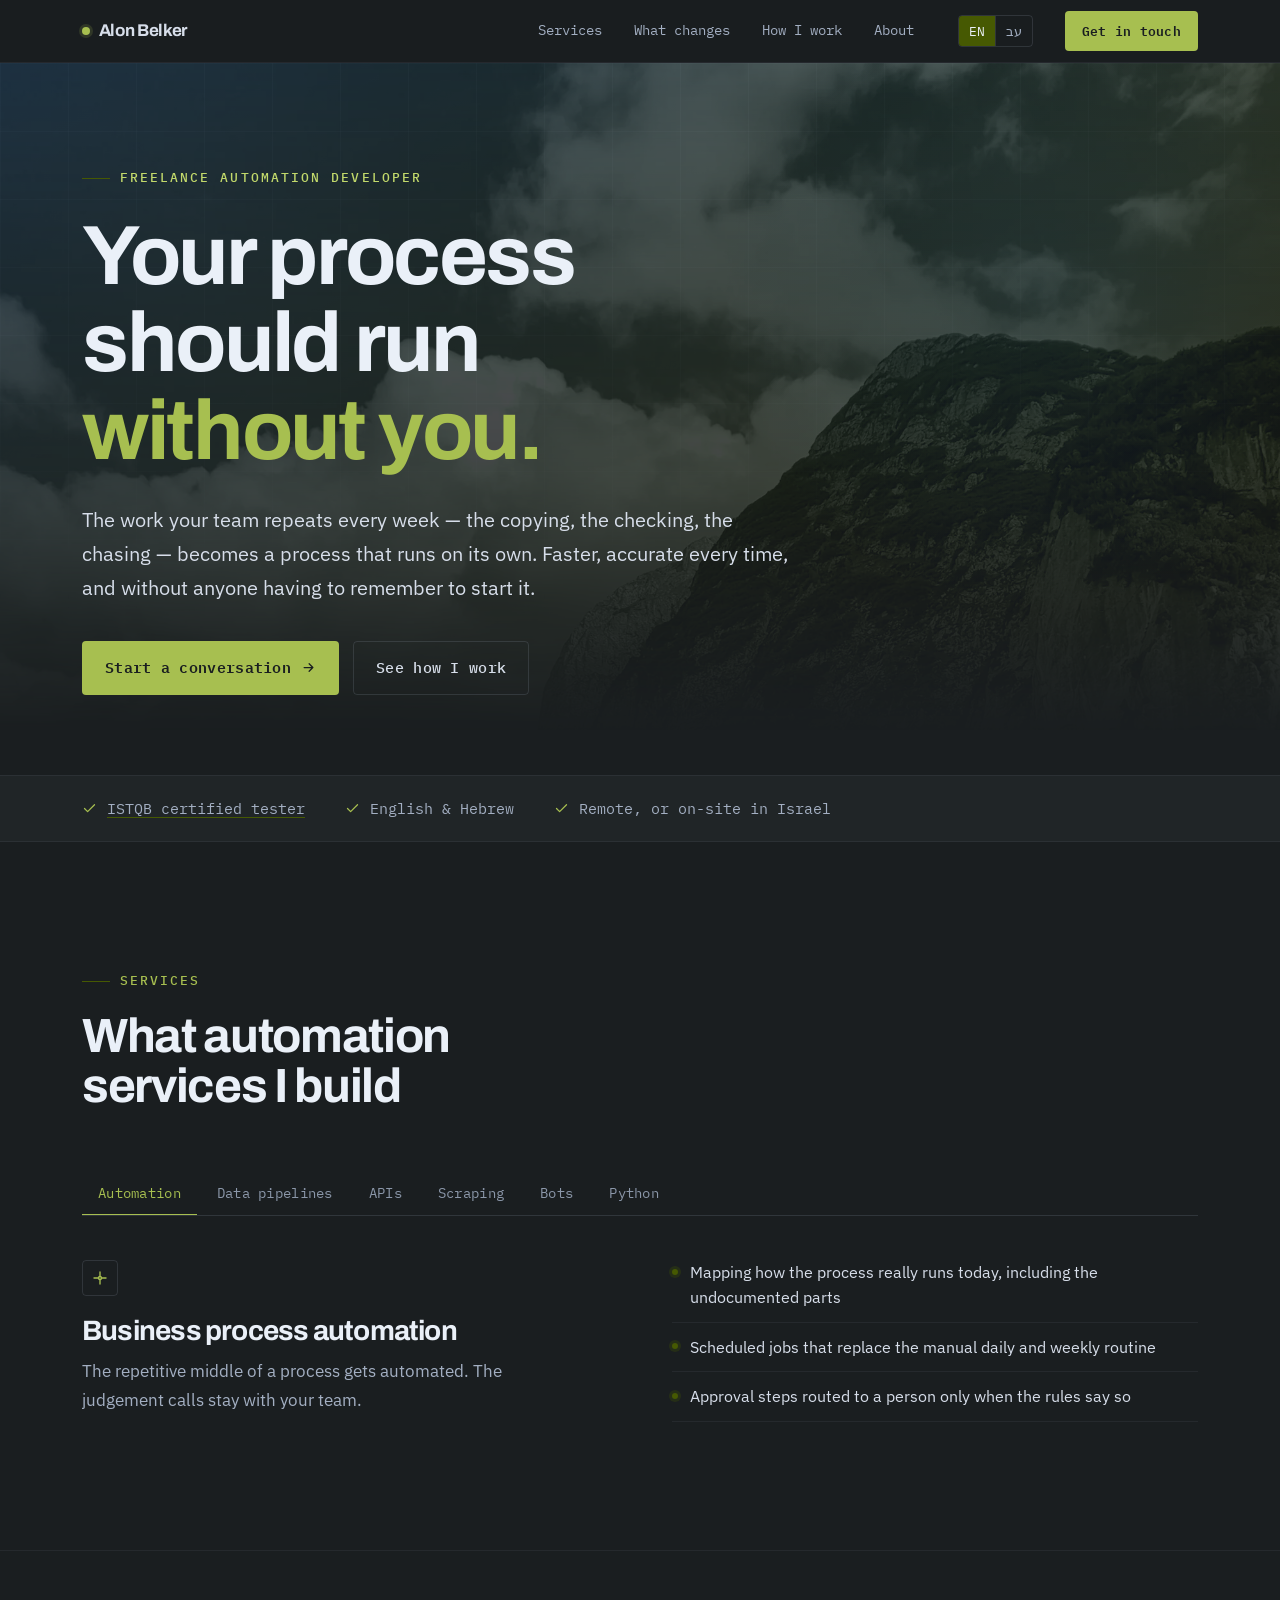
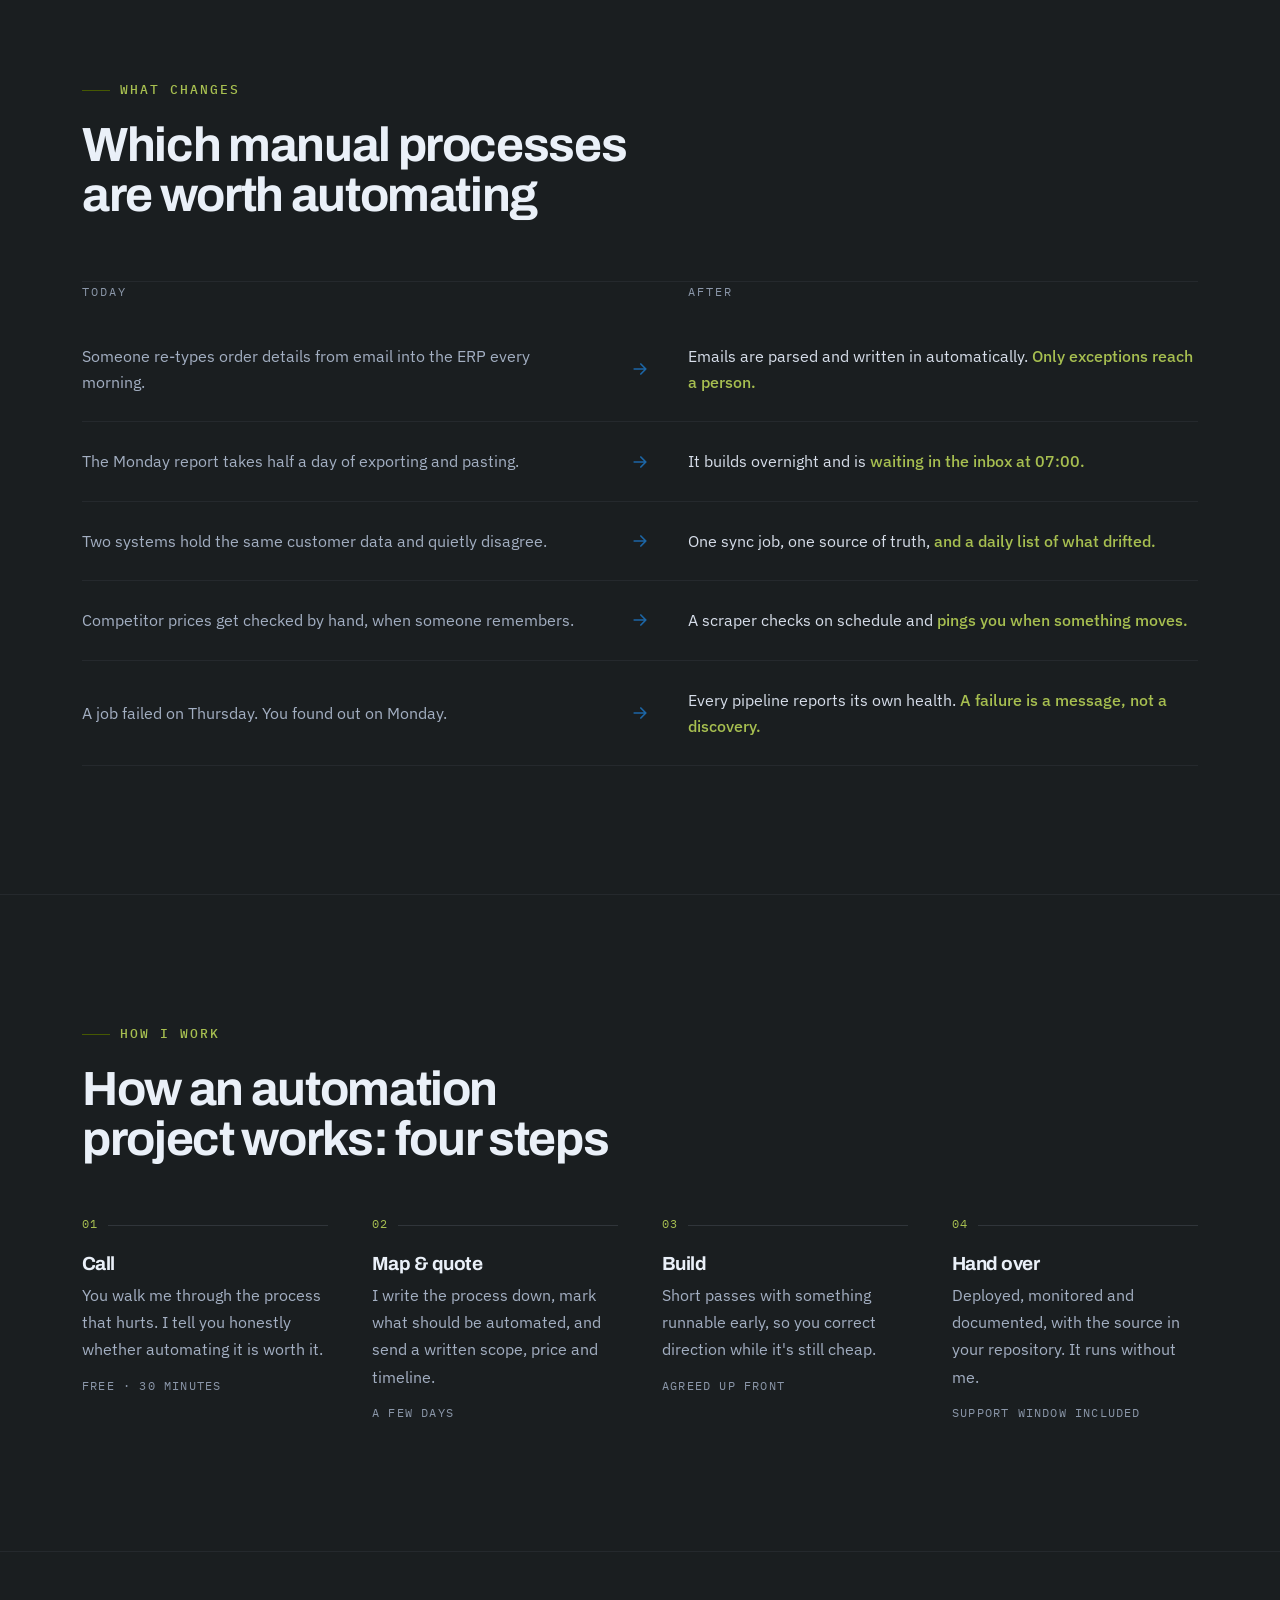
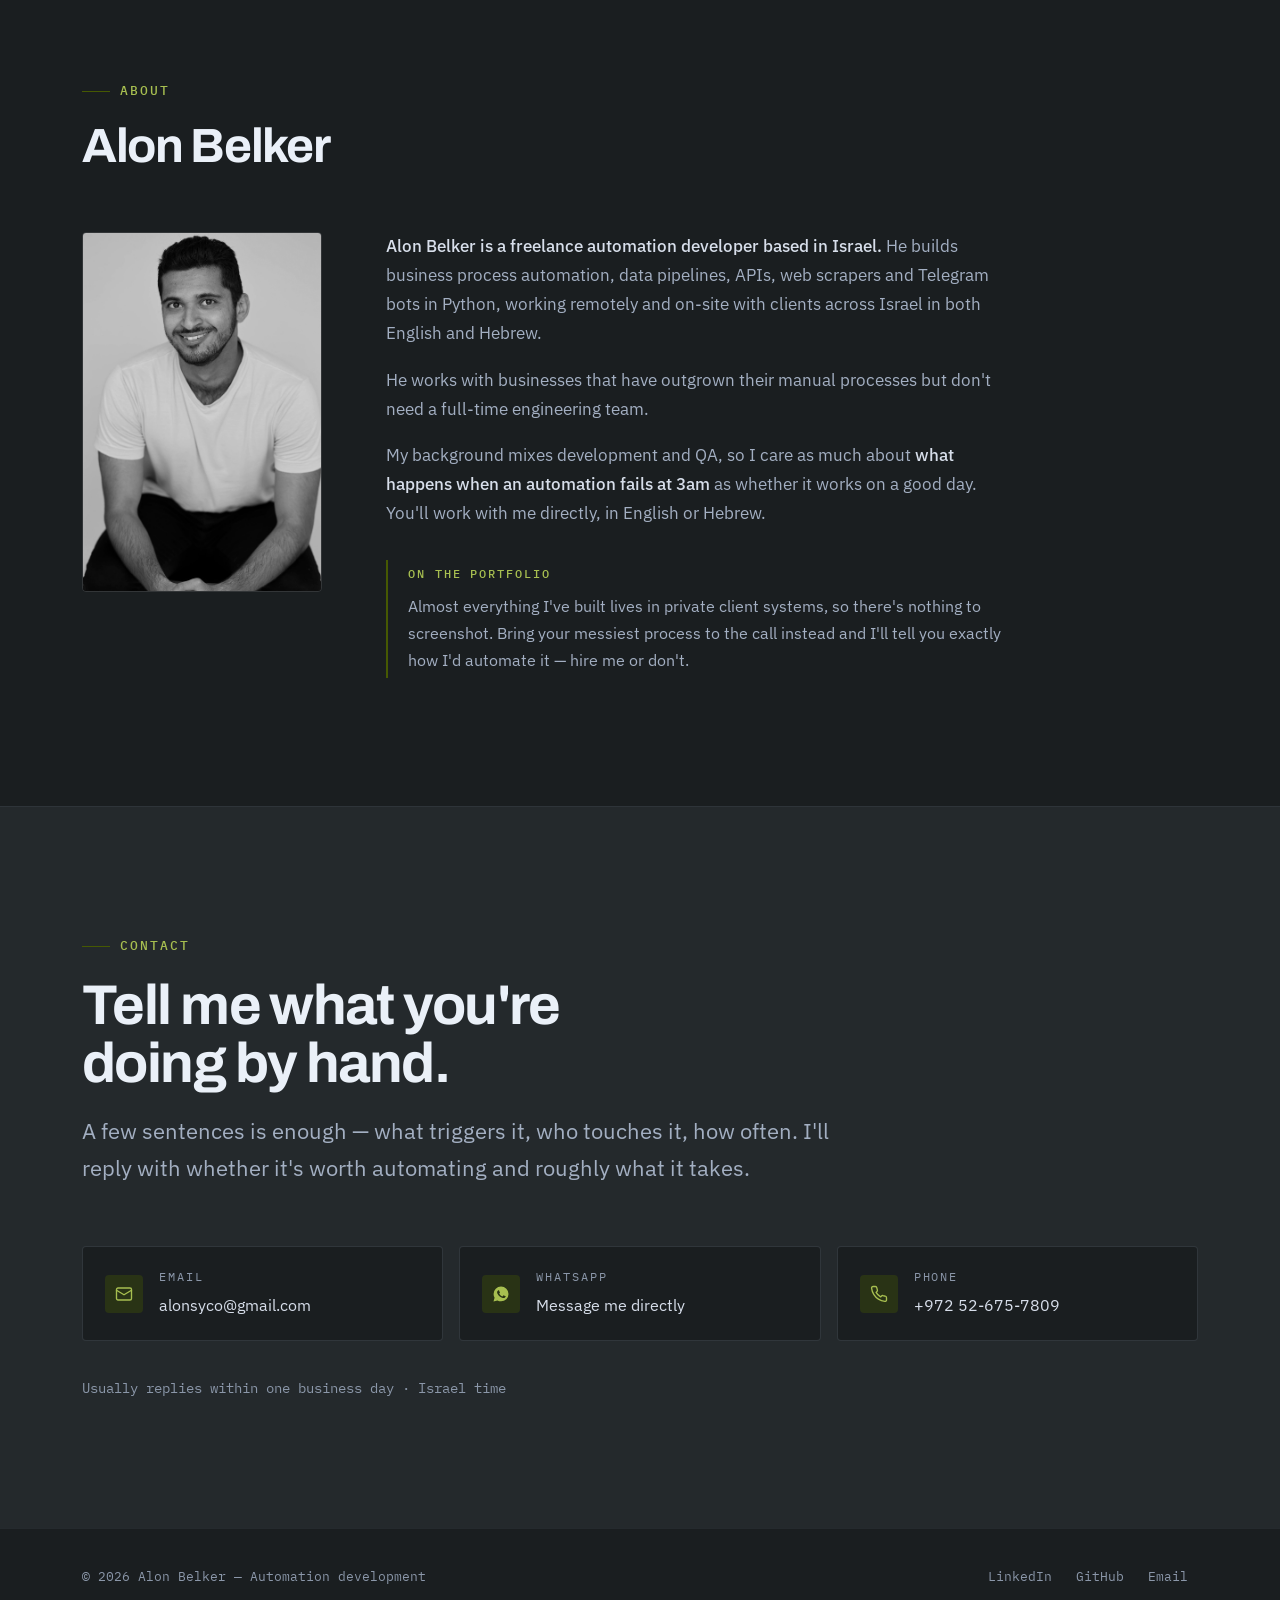
<file: index.html>
<!DOCTYPE html>
<html lang="en">
<head>
<meta charset="UTF-8">
<meta name="viewport" content="width=device-width, initial-scale=1.0">
<title>Freelance Automation Developer in Israel | Alon Belker</title>
<meta name="description" content="Freelance automation developer in Israel. I build the automations, APIs, scrapers and Telegram bots that take repetitive work off your team. ">

<meta property="og:title" content="Freelance Automation Developer in Israel | Alon Belker">
<meta property="og:site_name" content="Alon Belker">
<meta property="og:locale" content="en_US">
<meta property="og:locale:alternate" content="he_IL">
<meta property="og:image:alt" content="Alon Belker, freelance automation developer">
<meta name="twitter:card" content="summary_large_image">
<meta property="og:description" content="Repetitive process in, automated pipeline out. Automation, APIs, data pipelines, scrapers and Telegram bots for growing businesses.">
<meta property="og:type" content="website">
<meta property="og:url" content="https://vsciflight.github.io/">
<meta property="og:image" content="https://vsciflight.github.io/src/prof_img.jpg">
<meta name="theme-color" content="#1A1E20">
<link rel="canonical" href="https://vsciflight.github.io/">
<link rel="alternate" hreflang="en" href="https://vsciflight.github.io/">
<link rel="alternate" hreflang="he" href="https://vsciflight.github.io/he.html">
<link rel="alternate" hreflang="x-default" href="https://vsciflight.github.io/">

<link rel="preload" as="image" href="src/hero-bg.webp" type="image/webp">
<link rel="preconnect" href="https://fonts.googleapis.com">
<link rel="preconnect" href="https://fonts.gstatic.com" crossorigin>
<link href="https://fonts.googleapis.com/css2?family=Archivo:wght@600;700&family=IBM+Plex+Mono:wght@400;500&family=IBM+Plex+Sans:wght@400;500&display=swap" rel="stylesheet">
<link rel="stylesheet" href="src/main.css">

<!-- Remembers an explicit language choice and honours it on the next visit.
     Runs before paint so there is no flash. Never redirects a first-time
     visitor — only someone who has actually picked a language before. -->
<script>
document.documentElement.classList.add('js');
(function () {
  try {
    var want = localStorage.getItem('lang');
    if (want === 'he') location.replace('he.html' + location.hash);
  } catch (e) {}
})();
</script>

<script type="application/ld+json">
{
  "@context": "https://schema.org",
  "@graph": [
    {
      "@type": "WebSite",
      "@id": "https://vsciflight.github.io/#website",
      "url": "https://vsciflight.github.io/",
      "name": "Alon Belker — Automation Developer",
      "inLanguage": [
        "en",
        "he"
      ],
      "publisher": {
        "@id": "https://vsciflight.github.io/#alon"
      }
    },
    {
      "@type": "Person",
      "@id": "https://vsciflight.github.io/#alon",
      "name": "Alon Belker",
      "alternateName": [
        "אלון בלקר",
        "Alon Martin Belker"
      ],
      "url": "https://vsciflight.github.io/",
      "image": "https://vsciflight.github.io/src/prof_img.jpg",
      "jobTitle": "Freelance Automation Developer",
      "description": "Freelance automation developer building business process automation, data pipelines, APIs, scrapers and Telegram bots for businesses in Israel.",
      "email": "mailto:alonsyco@gmail.com",
      "knowsLanguage": [
        {
          "@type": "Language",
          "name": "Hebrew",
          "alternateName": "he"
        },
        {
          "@type": "Language",
          "name": "English",
          "alternateName": "en"
        }
      ],
      "knowsAbout": [
        "Business process automation",
        "Data pipelines and ETL",
        "API development and integration",
        "Web scraping",
        "Telegram bot development"
      ],
      "nationality": {
        "@type": "Country",
        "name": "Israel"
      },
      "workLocation": {
        "@type": "Country",
        "name": "Israel"
      },
      "sameAs": [
        "https://www.github.com/VSciFlight",
        "https://www.linkedin.com/in/alon-martin-belker"
      ],
      "worksFor": {
        "@id": "https://vsciflight.github.io/#business"
      },
      "hasCredential": {
        "@type": "EducationalOccupationalCredential",
        "credentialCategory": "certification",
        "name": "ISTQB Certified Tester",
        "url": "https://scr.istqb.org/?name=&number=2014586",
        "identifier": "2014586",
        "recognizedBy": {
          "@type": "Organization",
          "name": "ISTQB",
          "url": "https://www.istqb.org/"
        }
      }
    },
    {
      "@type": "ProfessionalService",
      "@id": "https://vsciflight.github.io/#business",
      "name": "Alon Belker — Automation Development",
      "alternateName": "אלון בלקר — פיתוח אוטומציות",
      "url": "https://vsciflight.github.io/",
      "image": "https://vsciflight.github.io/src/prof_img.jpg",
      "description": "Freelance automation development for businesses: process automation, data pipelines and ETL, API development and integration, web scraping, Telegram and chat bots, and Python development. Remote and on-site in Israel, in English and Hebrew.",
      "email": "mailto:alonsyco@gmail.com",
      "founder": {
        "@id": "https://vsciflight.github.io/#alon"
      },
      "employee": {
        "@id": "https://vsciflight.github.io/#alon"
      },
      "address": {
        "@type": "PostalAddress",
        "addressCountry": "IL"
      },
      "areaServed": [
        {
          "@type": "Country",
          "name": "Israel"
        }
      ],
      "availableLanguage": [
        "en",
        "he"
      ],
      "currenciesAccepted": "ILS",
      "sameAs": [
        "https://www.github.com/VSciFlight",
        "https://www.linkedin.com/in/alon-martin-belker"
      ],
      "hasOfferCatalog": {
        "@type": "OfferCatalog",
        "name": "Automation services",
        "inLanguage": "en",
        "itemListElement": [
          {
            "@type": "Offer",
            "itemOffered": {
              "@id": "https://vsciflight.github.io/#svc-automation"
            }
          },
          {
            "@type": "Offer",
            "itemOffered": {
              "@id": "https://vsciflight.github.io/#svc-pipelines"
            }
          },
          {
            "@type": "Offer",
            "itemOffered": {
              "@id": "https://vsciflight.github.io/#svc-api"
            }
          },
          {
            "@type": "Offer",
            "itemOffered": {
              "@id": "https://vsciflight.github.io/#svc-scraping"
            }
          },
          {
            "@type": "Offer",
            "itemOffered": {
              "@id": "https://vsciflight.github.io/#svc-bots"
            }
          },
          {
            "@type": "Offer",
            "itemOffered": {
              "@id": "https://vsciflight.github.io/#svc-python"
            }
          }
        ]
      }
    },
    {
      "@type": "Service",
      "@id": "https://vsciflight.github.io/#svc-automation",
      "name": "Business process automation",
      "serviceType": "Business process automation",
      "inLanguage": "en",
      "description": "Mapping how a process actually runs today, then replacing the repetitive middle with scheduled jobs and rule-based approval routing, so judgement calls stay with the team.",
      "provider": {
        "@id": "https://vsciflight.github.io/#business"
      },
      "areaServed": {
        "@type": "Country",
        "name": "Israel"
      }
    },
    {
      "@type": "Service",
      "@id": "https://vsciflight.github.io/#svc-pipelines",
      "name": "Data pipelines and ETL",
      "serviceType": "Data pipeline and ETL development",
      "inLanguage": "en",
      "description": "Extract, validate, transform and load data between databases, spreadsheets and SaaS tools on a schedule, with recurring reports built overnight and health checks that report their own failures.",
      "provider": {
        "@id": "https://vsciflight.github.io/#business"
      },
      "areaServed": {
        "@type": "Country",
        "name": "Israel"
      }
    },
    {
      "@type": "Service",
      "@id": "https://vsciflight.github.io/#svc-api",
      "name": "API development and integration",
      "serviceType": "API development and system integration",
      "inLanguage": "en",
      "description": "REST APIs built from scratch with authentication and documentation, plus integrations across CRM, ERP, billing, storage and spreadsheets, including webhook handlers, retries and queues.",
      "provider": {
        "@id": "https://vsciflight.github.io/#business"
      },
      "areaServed": {
        "@type": "Country",
        "name": "Israel"
      }
    },
    {
      "@type": "Service",
      "@id": "https://vsciflight.github.io/#svc-scraping",
      "name": "Web and data scraping",
      "serviceType": "Web scraping and data collection",
      "inLanguage": "en",
      "description": "Scheduled collection pipelines for prices, listings, competitors, public records or your own portals, built to survive layout changes, rate limits and logins.",
      "provider": {
        "@id": "https://vsciflight.github.io/#business"
      },
      "areaServed": {
        "@type": "Country",
        "name": "Israel"
      }
    },
    {
      "@type": "Service",
      "@id": "https://vsciflight.github.io/#svc-bots",
      "name": "Telegram and chat bots",
      "serviceType": "Chat bot development",
      "inLanguage": "en",
      "description": "Internal tools inside the chat apps a team already uses: alerts and daily digests, one-tap approvals and status lookups for field teams, and intake forms that write into existing systems.",
      "provider": {
        "@id": "https://vsciflight.github.io/#business"
      },
      "areaServed": {
        "@type": "Country",
        "name": "Israel"
      }
    },
    {
      "@type": "Service",
      "@id": "https://vsciflight.github.io/#svc-python",
      "name": "Python development",
      "serviceType": "Python software development",
      "inLanguage": "en",
      "description": "Services, CLI tools and back-office utilities in Python, including taking over a fragile existing script and making it maintainable, tested, deployed, scheduled and monitored.",
      "provider": {
        "@id": "https://vsciflight.github.io/#business"
      },
      "areaServed": {
        "@type": "Country",
        "name": "Israel"
      }
    },
    {
      "@type": "WebPage",
      "@id": "https://vsciflight.github.io/#webpage",
      "url": "https://vsciflight.github.io/",
      "name": "Freelance Automation Developer in Israel — Alon Belker",
      "description": "Freelance automation developer in Israel. Automations, data pipelines, APIs, scrapers and Telegram bots.",
      "inLanguage": "en",
      "isPartOf": {
        "@id": "https://vsciflight.github.io/#website"
      },
      "about": {
        "@id": "https://vsciflight.github.io/#business"
      },
      "mainEntity": {
        "@id": "https://vsciflight.github.io/#business"
      },
      "primaryImageOfPage": "https://vsciflight.github.io/src/prof_img.jpg",
      "workTranslation": {
        "@id": "https://vsciflight.github.io/he.html#webpage"
      }
    }
  ]
}
</script>

</head>
<body>

<a class="skip-link" href="#main">Skip to content</a>

<!-- ================= Nav ================= -->
<header class="nav">
  <div class="wrap nav-inner">
    <a class="nav-mark" href="#top"><i></i> <span>Alon Belker</span></a>
    <nav class="nav-links" aria-label="Sections">
      <a href="#services">Services</a>
      <a href="#results">What changes</a>
      <a href="#process">How I work</a>
      <a href="#about">About</a>
    </nav>
    <div class="langswitch" data-langswitch>
      <a href="./" aria-current="page" hreflang="en" lang="en">EN</a>
      <a href="he.html" hreflang="he" lang="he">עב</a>
    </div>
    <a class="btn btn-primary" href="#contact">Get in touch</a>
  </div>
</header>

<main id="main">

<!-- ================= Hero ================= -->
<section class="hero" id="top">
  <div class="hero-photo" aria-hidden="true"></div>
  <div class="wrap">
    <p class="eyebrow">Freelance automation developer</p>

    <h1>Your process should run <em>without you.</em></h1>

    <p class="lede">
      The work your team repeats every week — the copying, the checking, the chasing
      — becomes a process that runs on its own. Faster, accurate every time, and
      without anyone having to remember to start it.
    </p>

    <div class="hero-actions">
      <a class="btn btn-primary" href="#contact">
        Start a conversation
        <svg viewBox="0 0 24 24" fill="none" stroke="currentColor" stroke-width="2" stroke-linecap="round" stroke-linejoin="round" aria-hidden="true"><path d="M5 12h14M13 6l6 6-6 6"/></svg>
      </a>
      <a class="btn btn-ghost" href="#process">See how I work</a>
    </div>
  </div>
</section>

<!-- ================= Signals ================= -->
<section class="signals">
  <div class="wrap">
    <ul>
      <li>
        <svg viewBox="0 0 24 24" fill="none" stroke="currentColor" stroke-width="2" stroke-linecap="round" stroke-linejoin="round" aria-hidden="true"><path d="M20 6 9 17l-5-5"/></svg>
        <a class="signal-link" href="https://scr.istqb.org/?name=&number=2014586" target="_blank" rel="noopener">ISTQB certified tester</a>
      </li>
      <li>
        <svg viewBox="0 0 24 24" fill="none" stroke="currentColor" stroke-width="2" stroke-linecap="round" stroke-linejoin="round" aria-hidden="true"><path d="M20 6 9 17l-5-5"/></svg>
        English &amp; Hebrew
      </li>
      <li>
        <svg viewBox="0 0 24 24" fill="none" stroke="currentColor" stroke-width="2" stroke-linecap="round" stroke-linejoin="round" aria-hidden="true"><path d="M20 6 9 17l-5-5"/></svg>
        Remote, or on-site in Israel
      </li>
    </ul>
  </div>
</section>

<!-- ================= Services (tabbed) ================= -->
<section class="band" id="services">
  <div class="wrap">
    <div class="band-head reveal">
      <p class="eyebrow">Services</p>
      <h2>What automation services I build</h2>
    </div>

    <div class="reveal" data-tabs>
      <div class="tablist" role="tablist" aria-label="Services">
        <button class="tab" role="tab" id="tab-auto"    aria-controls="p-auto"    aria-selected="true"  tabindex="0">Automation</button>
        <button class="tab" role="tab" id="tab-data"    aria-controls="p-data"    aria-selected="false" tabindex="-1">Data pipelines</button>
        <button class="tab" role="tab" id="tab-api"     aria-controls="p-api"     aria-selected="false" tabindex="-1">APIs</button>
        <button class="tab" role="tab" id="tab-scrape"  aria-controls="p-scrape"  aria-selected="false" tabindex="-1">Scraping</button>
        <button class="tab" role="tab" id="tab-bots"    aria-controls="p-bots"    aria-selected="false" tabindex="-1">Bots</button>
        <button class="tab" role="tab" id="tab-python"  aria-controls="p-python"  aria-selected="false" tabindex="-1">Python</button>
      </div>

      <div class="panel" role="tabpanel" id="p-auto" aria-labelledby="tab-auto" tabindex="0">
        <div>
          <div class="panel-icon"><svg viewBox="0 0 24 24" fill="none" stroke="currentColor" stroke-width="1.8" stroke-linecap="round" stroke-linejoin="round" aria-hidden="true"><path d="M12 20v-6M12 10V4M4 12h6M14 12h6"/><circle cx="12" cy="12" r="2"/></svg></div>
          <h3>Business process automation</h3>
          <p class="panel-lede">The repetitive middle of a process gets automated. The judgement calls stay with your team.</p>
        </div>
        <ul class="panel-list">
          <li>Mapping how the process really runs today, including the undocumented parts</li>
          <li>Scheduled jobs that replace the manual daily and weekly routine</li>
          <li>Approval steps routed to a person only when the rules say so</li>
        </ul>
      </div>

      <div class="panel" role="tabpanel" id="p-data" aria-labelledby="tab-data" tabindex="0" hidden>
        <div>
          <div class="panel-icon"><svg viewBox="0 0 24 24" fill="none" stroke="currentColor" stroke-width="1.8" stroke-linecap="round" stroke-linejoin="round" aria-hidden="true"><ellipse cx="12" cy="6" rx="8" ry="3"/><path d="M4 6v6c0 1.7 3.6 3 8 3s8-1.3 8-3V6M4 12v6c0 1.7 3.6 3 8 3s8-1.3 8-3v-6"/></svg></div>
          <h3>Data pipelines &amp; ETL</h3>
          <p class="panel-lede">Data moves between your systems on schedule, without anyone exporting anything.</p>
        </div>
        <ul class="panel-list">
          <li>Extract, validate, transform and load between databases, sheets and SaaS tools</li>
          <li>Recurring reports built overnight and delivered before you start work</li>
          <li>Health checks that tell you a job failed, instead of you finding out later</li>
        </ul>
      </div>

      <div class="panel" role="tabpanel" id="p-api" aria-labelledby="tab-api" tabindex="0" hidden>
        <div>
          <div class="panel-icon"><svg viewBox="0 0 24 24" fill="none" stroke="currentColor" stroke-width="1.8" stroke-linecap="round" stroke-linejoin="round" aria-hidden="true"><path d="M10 13a5 5 0 0 0 7.5.5l3-3a5 5 0 0 0-7-7l-1.7 1.7"/><path d="M14 11a5 5 0 0 0-7.5-.5l-3 3a5 5 0 0 0 7 7L12 19"/></svg></div>
          <h3>API development &amp; integration</h3>
          <p class="panel-lede">New APIs, or the connective tissue between tools that were never meant to talk.</p>
        </div>
        <ul class="panel-list">
          <li>REST APIs built from scratch, with authentication and documentation</li>
          <li>Integrations across CRM, ERP, billing, storage and spreadsheets</li>
          <li>Webhook handlers, retries and queues so nothing is silently dropped</li>
        </ul>
      </div>

      <div class="panel" role="tabpanel" id="p-scrape" aria-labelledby="tab-scrape" tabindex="0" hidden>
        <div>
          <div class="panel-icon"><svg viewBox="0 0 24 24" fill="none" stroke="currentColor" stroke-width="1.8" stroke-linecap="round" stroke-linejoin="round" aria-hidden="true"><circle cx="11" cy="11" r="7"/><path d="m20 20-3.5-3.5"/></svg></div>
          <h3>Web &amp; data scraping</h3>
          <p class="panel-lede">Collection pipelines for the data you currently gather by hand.</p>
        </div>
        <ul class="panel-list">
          <li>Prices, listings, competitors, public records or your own portals</li>
          <li>Built to survive layout changes, rate limits and logins</li>
          <li>Clean exports to your database, sheet or dashboard on a schedule</li>
        </ul>
      </div>

      <div class="panel" role="tabpanel" id="p-bots" aria-labelledby="tab-bots" tabindex="0" hidden>
        <div>
          <div class="panel-icon"><svg viewBox="0 0 24 24" fill="none" stroke="currentColor" stroke-width="1.8" stroke-linecap="round" stroke-linejoin="round" aria-hidden="true"><path d="M21 5 2 12l7 3 3 7 9-17Z"/><path d="m9 15 5-5"/></svg></div>
          <h3>Telegram &amp; chat bots</h3>
          <p class="panel-lede">Internal tools that live where your team already talks, instead of behind another login.</p>
        </div>
        <ul class="panel-list">
          <li>Alerts and daily digests pushed to the right group or person</li>
          <li>One-tap approvals and status lookups for the field team</li>
          <li>Forms and intake flows that write straight into your systems</li>
        </ul>
      </div>

      <div class="panel" role="tabpanel" id="p-python" aria-labelledby="tab-python" tabindex="0" hidden>
        <div>
          <div class="panel-icon"><svg viewBox="0 0 24 24" fill="none" stroke="currentColor" stroke-width="1.8" stroke-linecap="round" stroke-linejoin="round" aria-hidden="true"><path d="m8 17-5-5 5-5M16 7l5 5-5 5"/></svg></div>
          <h3>Python development</h3>
          <p class="panel-lede">General development work, including rescuing what someone built before me.</p>
        </div>
        <ul class="panel-list">
          <li>Services, CLI tools and back-office utilities</li>
          <li>Taking over a fragile script and making it maintainable and tested</li>
          <li>Deployment, scheduling and monitoring so it keeps running</li>
        </ul>
      </div>
    </div>
  </div>
</section>

<!-- ================= Before / after ================= -->
<section class="band" id="results">
  <div class="wrap">
    <div class="band-head reveal">
      <p class="eyebrow">What changes</p>
      <h2>Which manual processes are worth automating</h2>
    </div>

    <div class="swap reveal">
      <div class="swap-legend" aria-hidden="true">
        <span>Today</span><span></span><span>After</span>
      </div>

      <div class="swap-row">
        <p class="swap-before">Someone re-types order details from email into the ERP every morning.</p>
        <div class="swap-arrow" aria-hidden="true"><svg viewBox="0 0 24 24" fill="none" stroke="currentColor" stroke-width="2" stroke-linecap="round" stroke-linejoin="round"><path d="M5 12h14M13 6l6 6-6 6"/></svg></div>
        <p class="swap-after">Emails are parsed and written in automatically. <strong>Only exceptions reach a person.</strong></p>
      </div>

      <div class="swap-row">
        <p class="swap-before">The Monday report takes half a day of exporting and pasting.</p>
        <div class="swap-arrow" aria-hidden="true"><svg viewBox="0 0 24 24" fill="none" stroke="currentColor" stroke-width="2" stroke-linecap="round" stroke-linejoin="round"><path d="M5 12h14M13 6l6 6-6 6"/></svg></div>
        <p class="swap-after">It builds overnight and is <strong>waiting in the inbox at 07:00.</strong></p>
      </div>

      <div class="swap-row">
        <p class="swap-before">Two systems hold the same customer data and quietly disagree.</p>
        <div class="swap-arrow" aria-hidden="true"><svg viewBox="0 0 24 24" fill="none" stroke="currentColor" stroke-width="2" stroke-linecap="round" stroke-linejoin="round"><path d="M5 12h14M13 6l6 6-6 6"/></svg></div>
        <p class="swap-after">One sync job, one source of truth, <strong>and a daily list of what drifted.</strong></p>
      </div>

      <div class="swap-row">
        <p class="swap-before">Competitor prices get checked by hand, when someone remembers.</p>
        <div class="swap-arrow" aria-hidden="true"><svg viewBox="0 0 24 24" fill="none" stroke="currentColor" stroke-width="2" stroke-linecap="round" stroke-linejoin="round"><path d="M5 12h14M13 6l6 6-6 6"/></svg></div>
        <p class="swap-after">A scraper checks on schedule and <strong>pings you when something moves.</strong></p>
      </div>

      <div class="swap-row">
        <p class="swap-before">A job failed on Thursday. You found out on Monday.</p>
        <div class="swap-arrow" aria-hidden="true"><svg viewBox="0 0 24 24" fill="none" stroke="currentColor" stroke-width="2" stroke-linecap="round" stroke-linejoin="round"><path d="M5 12h14M13 6l6 6-6 6"/></svg></div>
        <p class="swap-after">Every pipeline reports its own health. <strong>A failure is a message, not a discovery.</strong></p>
      </div>
    </div>
  </div>
</section>

<!-- ================= Process ================= -->
<section class="band" id="process">
  <div class="wrap">
    <div class="band-head reveal">
      <p class="eyebrow">How I work</p>
      <h2>How an automation project works: four steps</h2>
    </div>

    <ol class="steps reveal">
      <li class="step">
        <h3>Call</h3>
        <p>You walk me through the process that hurts. I tell you honestly whether automating it is worth it.</p>
        <span class="step-time">Free · 30 minutes</span>
      </li>
      <li class="step">
        <h3>Map &amp; quote</h3>
        <p>I write the process down, mark what should be automated, and send a written scope, price and timeline.</p>
        <span class="step-time">A few days</span>
      </li>
      <li class="step">
        <h3>Build</h3>
        <p>Short passes with something runnable early, so you correct direction while it's still cheap.</p>
        <span class="step-time">Agreed up front</span>
      </li>
      <li class="step">
        <h3>Hand over</h3>
        <p>Deployed, monitored and documented, with the source in your repository. It runs without me.</p>
        <span class="step-time">Support window included</span>
      </li>
    </ol>
  </div>
</section>

<!-- ================= About ================= -->
<section class="band" id="about">
  <div class="wrap">
    <div class="band-head reveal">
      <p class="eyebrow">About</p>
      <h2>Alon Belker</h2>
    </div>

    <div class="about-grid reveal">
      <img class="about-photo" src="src/prof_img.jpg" alt="Alon Belker, freelance automation developer based in Israel" width="240" loading="lazy">

      <div class="about-body">
        <p>
          <strong>Alon Belker is a freelance automation developer based in Israel.</strong>
          He builds business process automation, data pipelines, APIs, web scrapers and
          Telegram bots in Python, working remotely and on-site with clients across
          Israel in both English and Hebrew.
        </p>
        <p>
          He works with businesses that have outgrown their manual processes but don't
          need a full-time engineering team.
        </p>
        <p>
          My background mixes development and QA, so I care as much about
          <strong>what happens when an automation fails at 3am</strong> as whether it
          works on a good day. You'll work with me directly, in English or Hebrew.
        </p>

        <div class="note">
          <b>On the portfolio</b>
          Almost everything I've built lives in private client systems, so there's
          nothing to screenshot. Bring your messiest process to the call instead and
          I'll tell you exactly how I'd automate it — hire me or don't.
        </div>
      </div>
    </div>
  </div>
</section>

<!-- ================= Contact ================= -->
<section class="band contact" id="contact">
  <div class="wrap">
    <div class="band-head reveal">
      <p class="eyebrow">Contact</p>
      <h2>Tell me what you're doing by hand.</h2>
      <p class="lede">
        A few sentences is enough — what triggers it, who touches it, how often. I'll
        reply with whether it's worth automating and roughly what it takes.
      </p>
    </div>

    <div class="channels reveal">

      <a class="channel" href="mailto:alonsyco@gmail.com?subject=Automation%20project%20enquiry">
        <span class="channel-icon"><svg viewBox="0 0 24 24" fill="none" stroke="currentColor" stroke-width="1.8" stroke-linecap="round" stroke-linejoin="round" aria-hidden="true"><rect x="2" y="4" width="20" height="16" rx="2"/><path d="m2 7 10 6 10-6"/></svg></span>
        <span>
          <span class="channel-label">Email</span>
          <span class="channel-value">alonsyco@gmail.com</span>
        </span>
      </a>

      <a class="channel" href="https://wa.me/972526757809?text=Hi%20Alon%2C%20I%27d%20like%20to%20talk%20about%20automating%20a%20process." target="_blank" rel="noopener">
        <span class="channel-icon"><svg viewBox="0 0 24 24" fill="currentColor" aria-hidden="true"><path d="M12.04 2A9.9 9.9 0 0 0 2.1 11.9a9.8 9.8 0 0 0 1.35 4.96L2 22l5.28-1.38a9.9 9.9 0 0 0 4.76 1.21h.01A9.9 9.9 0 0 0 22 11.94 9.9 9.9 0 0 0 12.04 2Zm5.8 14.06c-.24.68-1.4 1.3-1.94 1.35-.5.05-.98.23-3.3-.69-2.78-1.1-4.55-3.94-4.69-4.13-.13-.19-1.11-1.48-1.11-2.82 0-1.34.7-2 .95-2.27a1 1 0 0 1 .72-.34h.52c.17 0 .39-.06.6.46.24.58.81 2 .88 2.14.07.14.12.3.02.49-.1.19-.15.3-.29.47l-.44.5c-.14.14-.29.3-.13.59.17.29.74 1.22 1.59 1.97 1.09.97 2 1.28 2.29 1.42.29.15.46.12.63-.07.17-.2.72-.84.91-1.13.19-.29.39-.24.65-.14.26.09 1.67.79 1.96.93.29.15.48.22.55.34.07.12.07.68-.17 1.36Z"/></svg></span>
        <span>
          <span class="channel-label">WhatsApp</span>
          <span class="channel-value">Message me directly</span>
        </span>
      </a>

      <a class="channel" href="tel:+972526757809">
        <span class="channel-icon"><svg viewBox="0 0 24 24" fill="none" stroke="currentColor" stroke-width="1.8" stroke-linecap="round" stroke-linejoin="round" aria-hidden="true"><path d="M22 16.9v3a2 2 0 0 1-2.2 2 19.8 19.8 0 0 1-8.6-3.1 19.5 19.5 0 0 1-6-6A19.8 19.8 0 0 1 2.1 4.2 2 2 0 0 1 4.1 2h3a2 2 0 0 1 2 1.7c.1 1 .4 1.9.7 2.8a2 2 0 0 1-.5 2.1L8.1 9.9a16 16 0 0 0 6 6l1.3-1.3a2 2 0 0 1 2.1-.4c.9.3 1.8.6 2.8.7a2 2 0 0 1 1.7 2Z"/></svg></span>
        <span>
          <span class="channel-label">Phone</span>
          <span class="channel-value">+972 52-675-7809</span>
        </span>
      </a>

    </div>

    <p class="contact-foot">Usually replies within one business day · Israel time</p>
  </div>
</section>

</main>

<!-- ================= Footer ================= -->
<footer class="foot">
  <div class="wrap foot-inner">
    <span>© <span id="year">2026</span> Alon Belker — Automation development</span>
    <nav class="foot-links" aria-label="Elsewhere">
      <a href="https://www.linkedin.com/in/alon-martin-belker" target="_blank" rel="noopener">LinkedIn</a>
      <a href="https://www.github.com/VSciFlight" target="_blank" rel="noopener">GitHub</a>
      <a href="mailto:alonsyco@gmail.com">Email</a>
    </nav>
  </div>
</footer>

<script>
  document.getElementById('year').textContent = new Date().getFullYear();

  /* ---- Language switch: remember the choice, keep your place on the page ---- */
  document.querySelectorAll('[data-langswitch] a').forEach(function (a) {
    a.addEventListener('click', function (e) {
      e.preventDefault();
      try { localStorage.setItem('lang', a.getAttribute('hreflang')); } catch (err) {}
      location.href = a.getAttribute('href') + location.hash;
    });
  });

  /* ---- Tabs: click + full keyboard support (arrows, Home, End) ----
     Arrow keys follow the visual order, so they are swapped in RTL. */
  document.querySelectorAll('[data-tabs]').forEach(function (root) {
    var tabs = Array.prototype.slice.call(root.querySelectorAll('[role="tab"]'));
    var rtl = getComputedStyle(document.documentElement).direction === 'rtl';

    function select(tab, moveFocus) {
      tabs.forEach(function (t) {
        var on = t === tab;
        t.setAttribute('aria-selected', on ? 'true' : 'false');
        t.tabIndex = on ? 0 : -1;
        document.getElementById(t.getAttribute('aria-controls')).hidden = !on;
      });
      // Only pull the tab into view on keyboard use — clicking must not scroll the page.
      if (moveFocus) {
        tab.focus();
        tab.scrollIntoView({ block: 'nearest', inline: 'nearest' });
      }
    }

    tabs.forEach(function (tab, i) {
      tab.addEventListener('click', function () { select(tab, false); });
      tab.addEventListener('keydown', function (e) {
        var fwd = rtl ? 'ArrowLeft' : 'ArrowRight';
        var back = rtl ? 'ArrowRight' : 'ArrowLeft';
        var next = null;
        if (e.key === fwd) next = tabs[(i + 1) % tabs.length];
        else if (e.key === back) next = tabs[(i - 1 + tabs.length) % tabs.length];
        else if (e.key === 'Home') next = tabs[0];
        else if (e.key === 'End') next = tabs[tabs.length - 1];
        if (next) { e.preventDefault(); select(next, true); }
      });
    });
  });

  /* ---- Reveal on scroll; anything unobserved stays visible ---- */
  (function () {
    var items = document.querySelectorAll('.reveal');
    if (!('IntersectionObserver' in window) ||
        window.matchMedia('(prefers-reduced-motion: reduce)').matches) {
      items.forEach(function (el) { el.classList.add('is-in'); });
      return;
    }
    var io = new IntersectionObserver(function (entries) {
      entries.forEach(function (entry) {
        if (entry.isIntersecting) {
          entry.target.classList.add('is-in');
          io.unobserve(entry.target);
        }
      });
    }, { rootMargin: '0px 0px -12% 0px', threshold: 0.08 });
    items.forEach(function (el) { io.observe(el); });
  })();
</script>

</body>
</html>
</file>
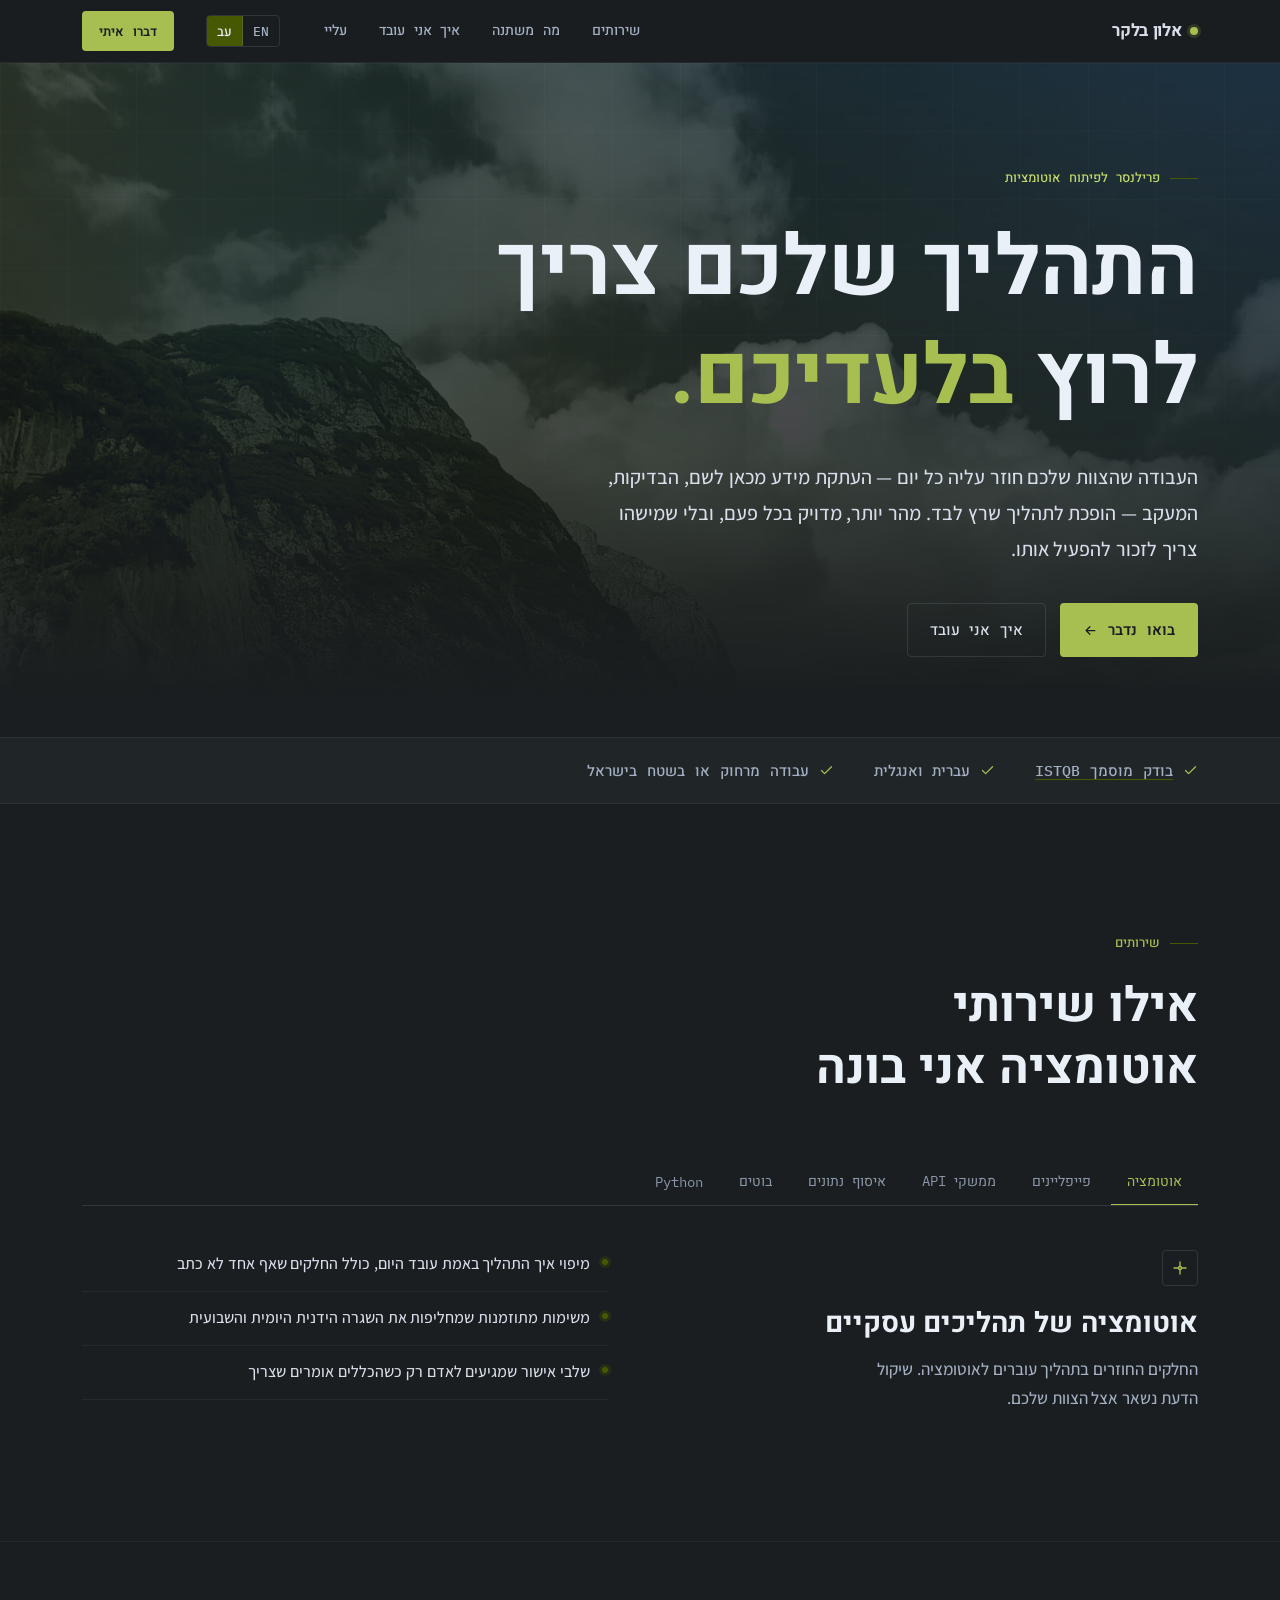
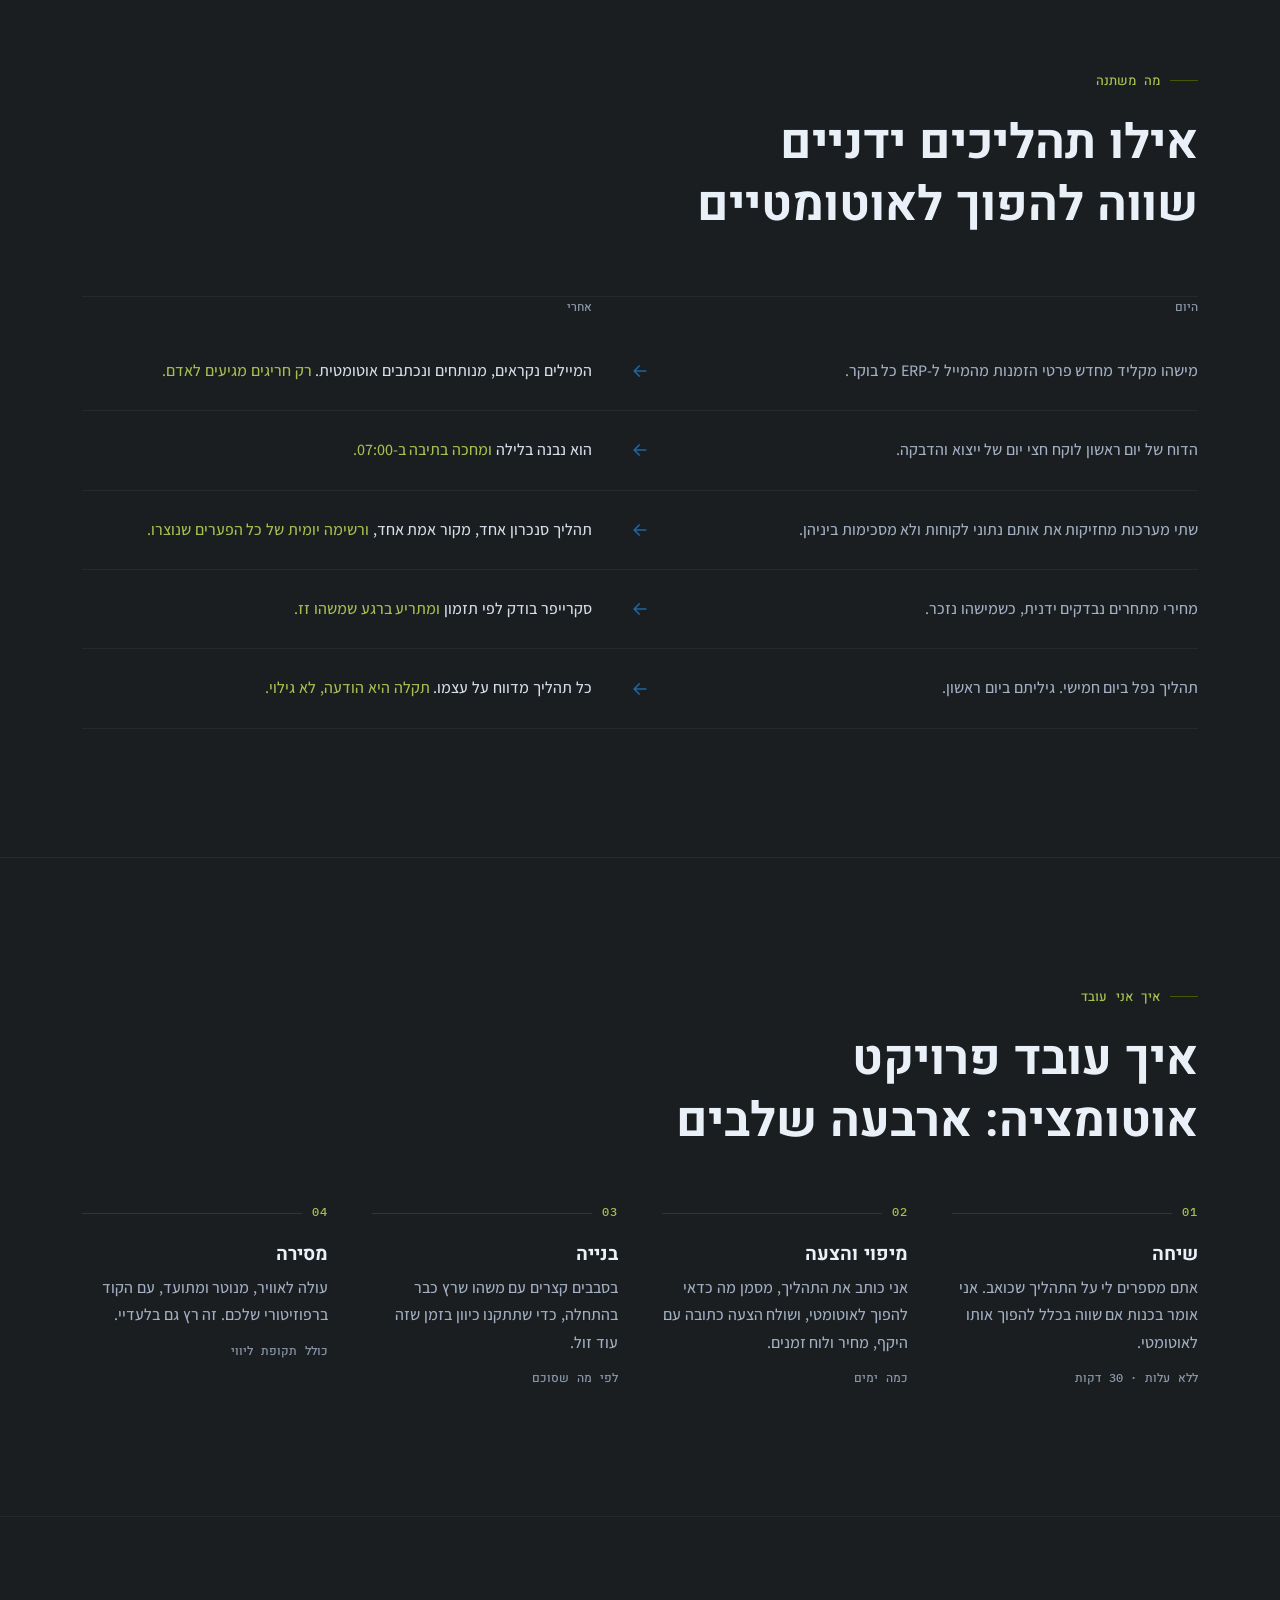
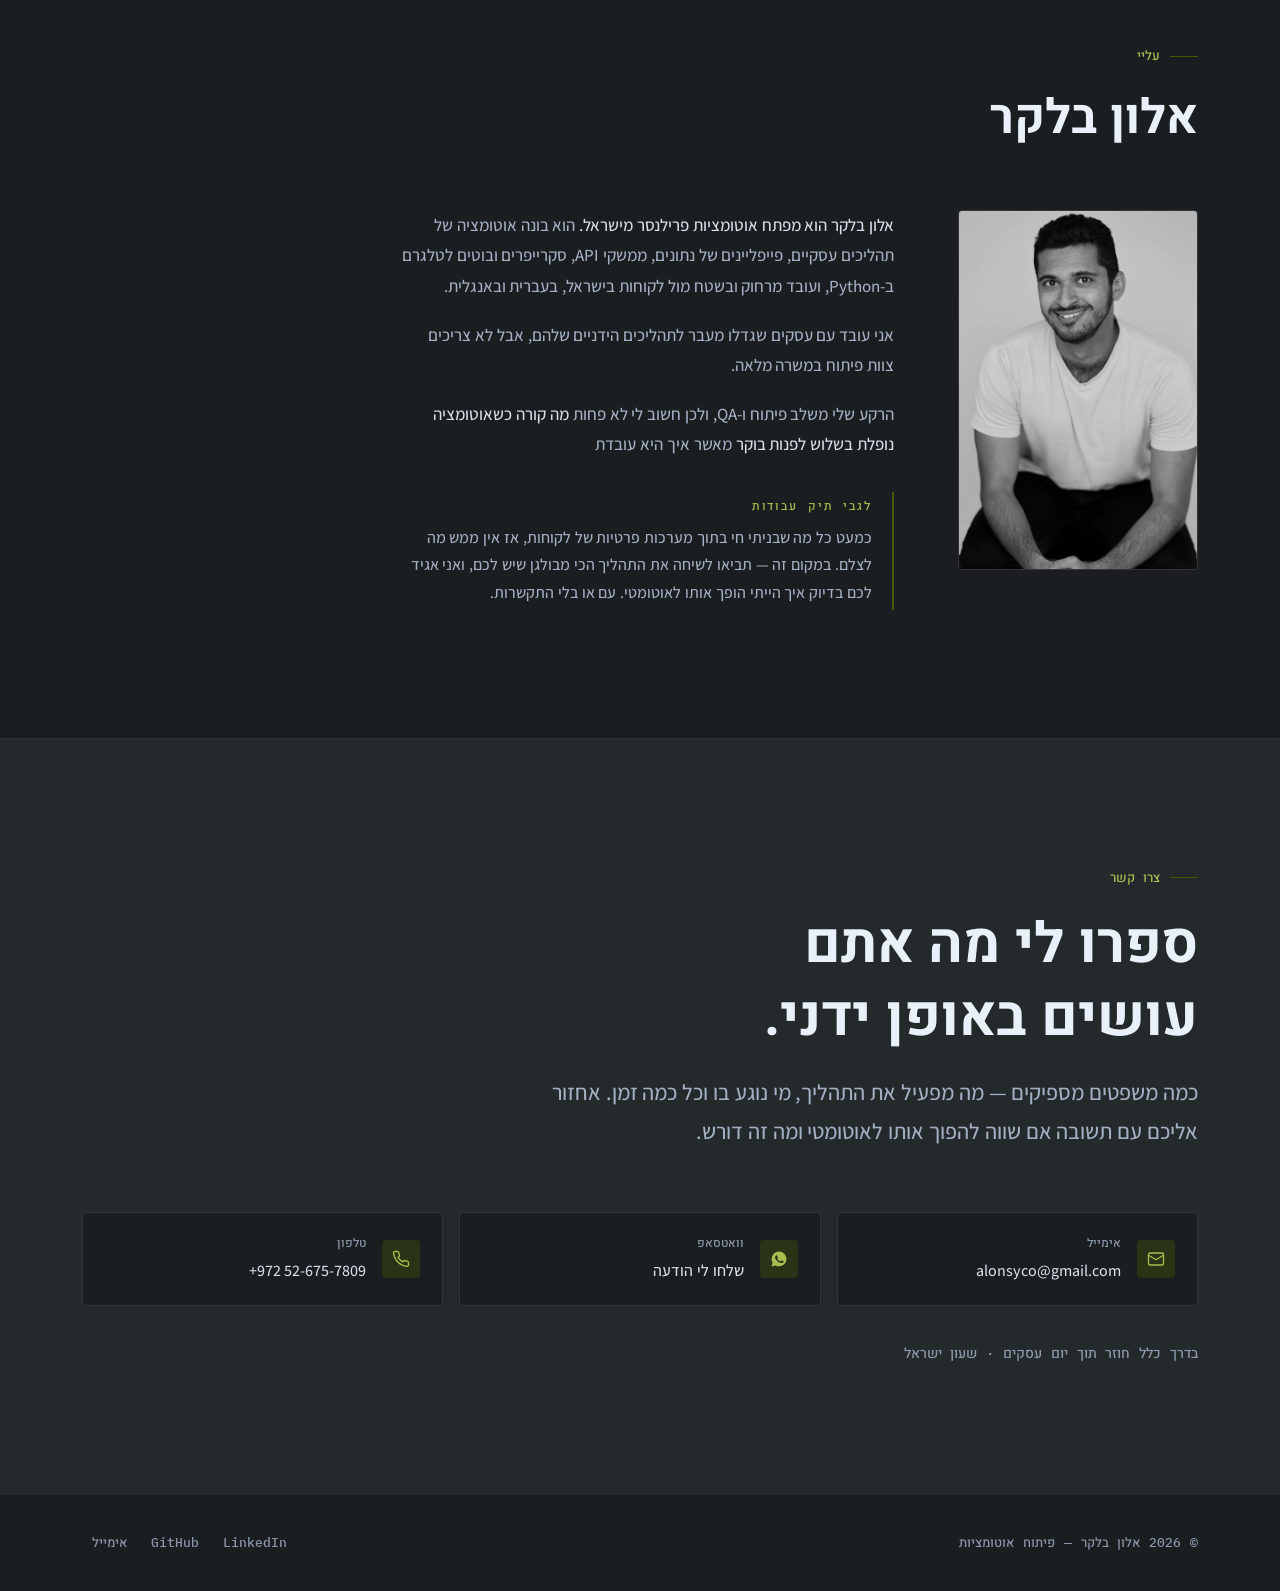
<file: he.html>
<!DOCTYPE html>
<html lang="he" dir="rtl">
<head>
<meta charset="UTF-8">
<meta name="viewport" content="width=device-width, initial-scale=1.0">
<title>פיתוח אוטומציות לעסקים | מפתח אוטומציות פרילנסר בישראל</title>
<meta name="description" content="פיתוח אוטומציות לעסקים בישראל. אוטומציה של תהליכים, פייפליינים של נתונים, ממשקי API, סקרייפינג ובוטים לטלגרם ב-Python. שיחה ראשונה בחינם.">

<meta property="og:title" content="פיתוח אוטומציות לעסקים | מפתח אוטומציות פרילנסר בישראל">
<meta property="og:site_name" content="אלון בלקר">
<meta property="og:locale:alternate" content="en_US">
<meta property="og:image:alt" content="אלון בלקר, מפתח אוטומציות פרילנסר">
<meta name="twitter:card" content="summary_large_image">
<meta property="og:description" content="תהליך ידני נכנס, תהליך אוטומטי יוצא. אוטומציות, ממשקי API, צנרות נתונים, סקרייפינג ובוטים לעסקים צומחים.">
<meta property="og:type" content="website">
<meta property="og:url" content="https://vsciflight.github.io/he.html">
<meta property="og:image" content="https://vsciflight.github.io/src/prof_img.jpg">
<meta property="og:locale" content="he_IL">
<meta name="theme-color" content="#1A1E20">
<link rel="canonical" href="https://vsciflight.github.io/he.html">
<link rel="alternate" hreflang="en" href="https://vsciflight.github.io/">
<link rel="alternate" hreflang="he" href="https://vsciflight.github.io/he.html">
<link rel="alternate" hreflang="x-default" href="https://vsciflight.github.io/">

<link rel="preload" as="image" href="src/hero-bg.webp" type="image/webp">
<link rel="preconnect" href="https://fonts.googleapis.com">
<link rel="preconnect" href="https://fonts.gstatic.com" crossorigin>
<link href="https://fonts.googleapis.com/css2?family=Assistant:wght@400;500&family=Heebo:wght@500;700&family=IBM+Plex+Mono:wght@400;500&display=swap" rel="stylesheet">
<link rel="stylesheet" href="src/main.css">

<!-- Remembers an explicit language choice and honours it on the next visit. -->
<script>
document.documentElement.classList.add('js');
(function () {
  try {
    var want = localStorage.getItem('lang');
    if (want === 'en') location.replace('./' + location.hash);
  } catch (e) {}
})();
</script>

<script type="application/ld+json">
{
  "@context": "https://schema.org",
  "@graph": [
    {
      "@type": "WebSite",
      "@id": "https://vsciflight.github.io/#website",
      "url": "https://vsciflight.github.io/",
      "name": "אלון בלקר — פיתוח אוטומציות",
      "inLanguage": [
        "he",
        "en"
      ],
      "publisher": {
        "@id": "https://vsciflight.github.io/#alon"
      }
    },
    {
      "@type": "Person",
      "@id": "https://vsciflight.github.io/#alon",
      "name": "אלון בלקר",
      "alternateName": [
        "Alon Belker",
        "Alon Martin Belker"
      ],
      "url": "https://vsciflight.github.io/he.html",
      "image": "https://vsciflight.github.io/src/prof_img.jpg",
      "jobTitle": "מפתח אוטומציות פרילנסר",
      "description": "מפתח אוטומציות פרילנסר. בונה אוטומציה של תהליכים עסקיים, פייפליינים של נתונים, ממשקי API, סקרייפרים ובוטים לטלגרם לעסקים בישראל.",
      "email": "mailto:alonsyco@gmail.com",
      "knowsLanguage": [
        {
          "@type": "Language",
          "name": "Hebrew",
          "alternateName": "he"
        },
        {
          "@type": "Language",
          "name": "English",
          "alternateName": "en"
        }
      ],
      "knowsAbout": [
        "אוטומציה של תהליכים עסקיים",
        "פייפליינים של נתונים ו-ETL",
        "פיתוח ואינטגרציית API",
        "סקרייפינג ואיסוף נתונים",
        "פיתוח בוטים לטלגרם"
      ],
      "nationality": {
        "@type": "Country",
        "name": "Israel"
      },
      "workLocation": {
        "@type": "Country",
        "name": "Israel"
      },
      "sameAs": [
        "https://www.github.com/VSciFlight",
        "https://www.linkedin.com/in/alon-martin-belker"
      ],
      "worksFor": {
        "@id": "https://vsciflight.github.io/#business"
      },
      "hasCredential": {
        "@type": "EducationalOccupationalCredential",
        "credentialCategory": "certification",
        "name": "ISTQB Certified Tester",
        "url": "https://scr.istqb.org/?name=&number=2014586",
        "identifier": "2014586",
        "recognizedBy": {
          "@type": "Organization",
          "name": "ISTQB",
          "url": "https://www.istqb.org/"
        }
      }
    },
    {
      "@type": "ProfessionalService",
      "@id": "https://vsciflight.github.io/#business",
      "name": "אלון בלקר — פיתוח אוטומציות",
      "alternateName": "Alon Belker — Automation Development",
      "url": "https://vsciflight.github.io/he.html",
      "image": "https://vsciflight.github.io/src/prof_img.jpg",
      "description": "פיתוח אוטומציות לעסקים: אוטומציה של תהליכים, פייפליינים של נתונים ו-ETL, פיתוח ואינטגרציית API, סקרייפינג, בוטים לטלגרם ופיתוח ב-Python. עבודה מרחוק ובשטח בישראל, בעברית ובאנגלית.",
      "email": "mailto:alonsyco@gmail.com",
      "founder": {
        "@id": "https://vsciflight.github.io/#alon"
      },
      "employee": {
        "@id": "https://vsciflight.github.io/#alon"
      },
      "address": {
        "@type": "PostalAddress",
        "addressCountry": "IL"
      },
      "areaServed": [
        {
          "@type": "Country",
          "name": "Israel"
        }
      ],
      "availableLanguage": [
        "he",
        "en"
      ],
      "currenciesAccepted": "ILS",
      "sameAs": [
        "https://www.github.com/VSciFlight",
        "https://www.linkedin.com/in/alon-martin-belker"
      ],
      "hasOfferCatalog": {
        "@type": "OfferCatalog",
        "name": "שירותי אוטומציה",
        "inLanguage": "he",
        "itemListElement": [
          {
            "@type": "Offer",
            "itemOffered": {
              "@id": "https://vsciflight.github.io/he.html#svc-automation"
            }
          },
          {
            "@type": "Offer",
            "itemOffered": {
              "@id": "https://vsciflight.github.io/he.html#svc-pipelines"
            }
          },
          {
            "@type": "Offer",
            "itemOffered": {
              "@id": "https://vsciflight.github.io/he.html#svc-api"
            }
          },
          {
            "@type": "Offer",
            "itemOffered": {
              "@id": "https://vsciflight.github.io/he.html#svc-scraping"
            }
          },
          {
            "@type": "Offer",
            "itemOffered": {
              "@id": "https://vsciflight.github.io/he.html#svc-bots"
            }
          },
          {
            "@type": "Offer",
            "itemOffered": {
              "@id": "https://vsciflight.github.io/he.html#svc-python"
            }
          }
        ]
      }
    },
    {
      "@type": "Service",
      "@id": "https://vsciflight.github.io/he.html#svc-automation",
      "name": "אוטומציה של תהליכים עסקיים",
      "serviceType": "אוטומציה של תהליכים עסקיים",
      "inLanguage": "he",
      "description": "מיפוי איך התהליך באמת עובד היום, והחלפת החלקים החוזרים במשימות מתוזמנות ובשלבי אישור מבוססי כללים, כך ששיקול הדעת נשאר אצל הצוות.",
      "provider": {
        "@id": "https://vsciflight.github.io/#business"
      },
      "areaServed": {
        "@type": "Country",
        "name": "Israel"
      },
      "sameAs": "https://vsciflight.github.io/#svc-automation"
    },
    {
      "@type": "Service",
      "@id": "https://vsciflight.github.io/he.html#svc-pipelines",
      "name": "פייפליינים של נתונים ו-ETL",
      "serviceType": "פיתוח פייפליינים של נתונים ו-ETL",
      "inLanguage": "he",
      "description": "שליפה, אימות, המרה וטעינה של נתונים בין בסיסי נתונים, גיליונות ומערכות SaaS לפי תזמון, כולל דוחות קבועים שנבנים בלילה ובדיקות תקינות שמדווחות על כשלים.",
      "provider": {
        "@id": "https://vsciflight.github.io/#business"
      },
      "areaServed": {
        "@type": "Country",
        "name": "Israel"
      },
      "sameAs": "https://vsciflight.github.io/#svc-pipelines"
    },
    {
      "@type": "Service",
      "@id": "https://vsciflight.github.io/he.html#svc-api",
      "name": "פיתוח ואינטגרציית API",
      "serviceType": "פיתוח API ואינטגרציה בין מערכות",
      "inLanguage": "he",
      "description": "ממשקי REST שנבנים מאפס כולל הרשאות ותיעוד, ואינטגרציות בין CRM, ERP, מערכות חיוב, אחסון וגיליונות, כולל טיפול ב-webhooks, ניסיונות חוזרים ותורים.",
      "provider": {
        "@id": "https://vsciflight.github.io/#business"
      },
      "areaServed": {
        "@type": "Country",
        "name": "Israel"
      },
      "sameAs": "https://vsciflight.github.io/#svc-api"
    },
    {
      "@type": "Service",
      "@id": "https://vsciflight.github.io/he.html#svc-scraping",
      "name": "סקרייפינג ואיסוף נתונים מהאינטרנט",
      "serviceType": "סקרייפינג ואיסוף נתונים",
      "inLanguage": "he",
      "description": "פייפליינים מתוזמנים לאיסוף מחירים, מוצרים, מתחרים, מאגרים ציבוריים או פורטלים פנימיים, בנויים לשרוד שינויי מבנה, הגבלות קצב והתחברות.",
      "provider": {
        "@id": "https://vsciflight.github.io/#business"
      },
      "areaServed": {
        "@type": "Country",
        "name": "Israel"
      },
      "sameAs": "https://vsciflight.github.io/#svc-scraping"
    },
    {
      "@type": "Service",
      "@id": "https://vsciflight.github.io/he.html#svc-bots",
      "name": "בוטים לטלגרם ולצ'אט",
      "serviceType": "פיתוח בוטים",
      "inLanguage": "he",
      "description": "כלים פנימיים בתוך אפליקציות הצ'אט שהצוות כבר משתמש בהן: התראות וסיכומים יומיים, אישורים בלחיצה אחת ובדיקות סטטוס לצוות בשטח, וטפסים שנכתבים ישירות למערכות.",
      "provider": {
        "@id": "https://vsciflight.github.io/#business"
      },
      "areaServed": {
        "@type": "Country",
        "name": "Israel"
      },
      "sameAs": "https://vsciflight.github.io/#svc-bots"
    },
    {
      "@type": "Service",
      "@id": "https://vsciflight.github.io/he.html#svc-python",
      "name": "פיתוח ב-Python",
      "serviceType": "פיתוח תוכנה ב-Python",
      "inLanguage": "he",
      "description": "שירותים, כלי שורת פקודה ותוכנות עזר לבק-אופיס ב-Python, כולל קבלת אחריות על סקריפט שביר קיים והפיכתו לתחזוקתי, מכוסה בבדיקות, מותקן, מתוזמן ומנוטר.",
      "provider": {
        "@id": "https://vsciflight.github.io/#business"
      },
      "areaServed": {
        "@type": "Country",
        "name": "Israel"
      },
      "sameAs": "https://vsciflight.github.io/#svc-python"
    },
    {
      "@type": "WebPage",
      "@id": "https://vsciflight.github.io/he.html#webpage",
      "url": "https://vsciflight.github.io/he.html",
      "name": "מפתח אוטומציות פרילנסר בישראל — אלון בלקר",
      "description": "מפתח אוטומציות פרילנסר בישראל. אוטומציות, פייפליינים של נתונים, ממשקי API, סקרייפינג ובוטים לטלגרם — ב",
      "inLanguage": "he",
      "isPartOf": {
        "@id": "https://vsciflight.github.io/#website"
      },
      "about": {
        "@id": "https://vsciflight.github.io/#business"
      },
      "mainEntity": {
        "@id": "https://vsciflight.github.io/#business"
      },
      "primaryImageOfPage": "https://vsciflight.github.io/src/prof_img.jpg",
      "translationOfWork": {
        "@id": "https://vsciflight.github.io/#webpage"
      }
    }
  ]
}
</script>

</head>
<body>

<a class="skip-link" href="#main">דילוג לתוכן</a>

<!-- ================= Nav ================= -->
<header class="nav">
  <div class="wrap nav-inner">
    <a class="nav-mark" href="#top"><i></i> <span>אלון בלקר</span></a>
    <nav class="nav-links" aria-label="ניווט">
      <a href="#services">שירותים</a>
      <a href="#results">מה משתנה</a>
      <a href="#process">איך אני עובד</a>
      <a href="#about">עליי</a>
    </nav>
    <div class="langswitch" data-langswitch>
      <a href="./" hreflang="en" lang="en">EN</a>
      <a href="he.html" aria-current="page" hreflang="he" lang="he">עב</a>
    </div>
    <a class="btn btn-primary" href="#contact">דברו איתי</a>
  </div>
</header>

<main id="main">

<!-- ================= Hero ================= -->
<section class="hero" id="top">
  <div class="hero-photo" aria-hidden="true"></div>
  <div class="wrap">
    <p class="eyebrow">פרילנסר לפיתוח אוטומציות</p>

    <h1>התהליך שלכם צריך לרוץ <em>בלעדיכם.</em></h1>

    <p class="lede">
      העבודה שהצוות שלכם חוזר עליה כל יום — העתקת מידע מכאן לשם, הבדיקות, המעקב — הופכת לתהליך
      שרץ לבד. מהר יותר, מדויק בכל פעם, ובלי שמישהו צריך לזכור להפעיל אותו.
    </p>

    <div class="hero-actions">
      <a class="btn btn-primary" href="#contact">
        בואו נדבר
        <svg viewBox="0 0 24 24" fill="none" stroke="currentColor" stroke-width="2" stroke-linecap="round" stroke-linejoin="round" aria-hidden="true"><path d="M5 12h14M13 6l6 6-6 6"/></svg>
      </a>
      <a class="btn btn-ghost" href="#process">איך אני עובד</a>
    </div>

  </div>
</section>

<!-- ================= Signals ================= -->
<section class="signals">
  <div class="wrap">
    <ul>
      <li>
        <svg viewBox="0 0 24 24" fill="none" stroke="currentColor" stroke-width="2" stroke-linecap="round" stroke-linejoin="round" aria-hidden="true"><path d="M20 6 9 17l-5-5"/></svg>
        <a class="signal-link" href="https://scr.istqb.org/?name=&number=2014586" target="_blank" rel="noopener">בודק מוסמך ISTQB</a>
      </li>
      <li>
        <svg viewBox="0 0 24 24" fill="none" stroke="currentColor" stroke-width="2" stroke-linecap="round" stroke-linejoin="round" aria-hidden="true"><path d="M20 6 9 17l-5-5"/></svg>
        עברית ואנגלית
      </li>
      <li>
        <svg viewBox="0 0 24 24" fill="none" stroke="currentColor" stroke-width="2" stroke-linecap="round" stroke-linejoin="round" aria-hidden="true"><path d="M20 6 9 17l-5-5"/></svg>
        עבודה מרחוק או בשטח בישראל
      </li>
    </ul>
  </div>
</section>

<!-- ================= Services (tabbed) ================= -->
<section class="band" id="services">
  <div class="wrap">
    <div class="band-head reveal">
      <p class="eyebrow">שירותים</p>
      <h2>אילו שירותי אוטומציה אני בונה</h2>
    </div>

    <div class="reveal" data-tabs>
      <div class="tablist" role="tablist" aria-label="שירותים">
        <button class="tab" role="tab" id="tab-auto"    aria-controls="p-auto"    aria-selected="true"  tabindex="0">אוטומציה</button>
        <button class="tab" role="tab" id="tab-data"    aria-controls="p-data"    aria-selected="false" tabindex="-1">פייפליינים</button>
        <button class="tab" role="tab" id="tab-api"     aria-controls="p-api"     aria-selected="false" tabindex="-1">ממשקי API</button>
        <button class="tab" role="tab" id="tab-scrape"  aria-controls="p-scrape"  aria-selected="false" tabindex="-1">איסוף נתונים</button>
        <button class="tab" role="tab" id="tab-bots"    aria-controls="p-bots"    aria-selected="false" tabindex="-1">בוטים</button>
        <button class="tab" role="tab" id="tab-python"  aria-controls="p-python"  aria-selected="false" tabindex="-1">Python</button>
      </div>

      <div class="panel" role="tabpanel" id="p-auto" aria-labelledby="tab-auto" tabindex="0">
        <div>
          <div class="panel-icon"><svg viewBox="0 0 24 24" fill="none" stroke="currentColor" stroke-width="1.8" stroke-linecap="round" stroke-linejoin="round" aria-hidden="true"><path d="M12 20v-6M12 10V4M4 12h6M14 12h6"/><circle cx="12" cy="12" r="2"/></svg></div>
          <h3>אוטומציה של תהליכים עסקיים</h3>
          <p class="panel-lede">החלקים החוזרים בתהליך עוברים לאוטומציה. שיקול הדעת נשאר אצל הצוות שלכם.</p>
        </div>
        <ul class="panel-list">
          <li>מיפוי איך התהליך באמת עובד היום, כולל החלקים שאף אחד לא כתב</li>
          <li>משימות מתוזמנות שמחליפות את השגרה הידנית היומית והשבועית</li>
          <li>שלבי אישור שמגיעים לאדם רק כשהכללים אומרים שצריך</li>
        </ul>
      </div>

      <div class="panel" role="tabpanel" id="p-data" aria-labelledby="tab-data" tabindex="0" hidden>
        <div>
          <div class="panel-icon"><svg viewBox="0 0 24 24" fill="none" stroke="currentColor" stroke-width="1.8" stroke-linecap="round" stroke-linejoin="round" aria-hidden="true"><ellipse cx="12" cy="6" rx="8" ry="3"/><path d="M4 6v6c0 1.7 3.6 3 8 3s8-1.3 8-3V6M4 12v6c0 1.7 3.6 3 8 3s8-1.3 8-3v-6"/></svg></div>
          <h3>פייפליינים של נתונים ו-ETL</h3>
          <p class="panel-lede">נתונים עוברים בין המערכות שלכם לפי תזמון, בלי שאף אחד מייצא כלום.</p>
        </div>
        <ul class="panel-list">
          <li>שליפה, אימות, המרה וטעינה בין בסיסי נתונים, גיליונות ומערכות SaaS</li>
          <li>דוחות קבועים שנבנים בלילה ומחכים לכם לפני תחילת היום</li>
          <li>בדיקות תקינות שמודיעות לכם שתהליך נפל, במקום שתגלו בעצמכם</li>
        </ul>
      </div>

      <div class="panel" role="tabpanel" id="p-api" aria-labelledby="tab-api" tabindex="0" hidden>
        <div>
          <div class="panel-icon"><svg viewBox="0 0 24 24" fill="none" stroke="currentColor" stroke-width="1.8" stroke-linecap="round" stroke-linejoin="round" aria-hidden="true"><path d="M10 13a5 5 0 0 0 7.5.5l3-3a5 5 0 0 0-7-7l-1.7 1.7"/><path d="M14 11a5 5 0 0 0-7.5-.5l-3 3a5 5 0 0 0 7 7L12 19"/></svg></div>
          <h3>פיתוח ואינטגרציית API</h3>
          <p class="panel-lede">ממשקים חדשים, או החיבור בין כלים שמעולם לא תוכננו לדבר זה עם זה.</p>
        </div>
        <ul class="panel-list">
          <li>ממשקי REST שנבנים מאפס, כולל הרשאות ותיעוד</li>
          <li>אינטגרציות בין CRM, ERP, מערכות חיוב, אחסון וגיליונות</li>
          <li>טיפול ב-webhooks, ניסיונות חוזרים ותורים כדי ששום דבר לא ייעלם בשקט</li>
        </ul>
      </div>

      <div class="panel" role="tabpanel" id="p-scrape" aria-labelledby="tab-scrape" tabindex="0" hidden>
        <div>
          <div class="panel-icon"><svg viewBox="0 0 24 24" fill="none" stroke="currentColor" stroke-width="1.8" stroke-linecap="round" stroke-linejoin="round" aria-hidden="true"><circle cx="11" cy="11" r="7"/><path d="m20 20-3.5-3.5"/></svg></div>
          <h3>סקרייפינג ואיסוף נתונים מהאינטרנט</h3>
          <p class="panel-lede">צנרת איסוף לנתונים שאתם אוספים היום ביד.</p>
        </div>
        <ul class="panel-list">
          <li>מחירים, מוצרים, מתחרים, מאגרים ציבוריים או הפורטלים שלכם</li>
          <li>בנוי לשרוד שינויי מבנה באתר, הגבלות קצב והתחברות</li>
          <li>ייצוא נקי לבסיס הנתונים, לגיליון או לדשבורד לפי תזמון</li>
        </ul>
      </div>

      <div class="panel" role="tabpanel" id="p-bots" aria-labelledby="tab-bots" tabindex="0" hidden>
        <div>
          <div class="panel-icon"><svg viewBox="0 0 24 24" fill="none" stroke="currentColor" stroke-width="1.8" stroke-linecap="round" stroke-linejoin="round" aria-hidden="true"><path d="M21 5 2 12l7 3 3 7 9-17Z"/><path d="m9 15 5-5"/></svg></div>
          <h3>בוטים לטלגרם ולצ׳אט</h3>
          <p class="panel-lede">כלים פנימיים שחיים במקום שבו הצוות כבר מדבר, במקום מאחורי עוד התחברות.</p>
        </div>
        <ul class="panel-list">
          <li>התראות וסיכומים יומיים שנשלחים לקבוצה או לאדם הנכון</li>
          <li>אישורים בלחיצה אחת ובדיקת סטטוס לצוות בשטח</li>
          <li>טפסים ותהליכי קליטה שנכתבים ישירות למערכות שלכם</li>
        </ul>
      </div>

      <div class="panel" role="tabpanel" id="p-python" aria-labelledby="tab-python" tabindex="0" hidden>
        <div>
          <div class="panel-icon"><svg viewBox="0 0 24 24" fill="none" stroke="currentColor" stroke-width="1.8" stroke-linecap="round" stroke-linejoin="round" aria-hidden="true"><path d="m8 17-5-5 5-5M16 7l5 5-5 5"/></svg></div>
          <h3>פיתוח ב-Python</h3>
          <p class="panel-lede">עבודת פיתוח כללית, כולל הצלה של מה שמישהו בנה לפניי.</p>
        </div>
        <ul class="panel-list">
          <li>שירותים, כלי שורת פקודה ותוכנות עזר לבק-אופיס</li>
          <li>קבלת אחריות על סקריפט שביר והפיכתו לתחזוקתי ומכוסה בבדיקות</li>
          <li>העלאה לאוויר, תזמון וניטור כדי שזה ימשיך לרוץ</li>
        </ul>
      </div>
    </div>
  </div>
</section>

<!-- ================= Before / after ================= -->
<section class="band" id="results">
  <div class="wrap">
    <div class="band-head reveal">
      <p class="eyebrow">מה משתנה</p>
      <h2>אילו תהליכים ידניים שווה להפוך לאוטומטיים</h2>
    </div>

    <div class="swap reveal">
      <div class="swap-legend" aria-hidden="true">
        <span>היום</span><span></span><span>אחרי</span>
      </div>

      <div class="swap-row">
        <p class="swap-before">מישהו מקליד מחדש פרטי הזמנות מהמייל ל-ERP כל בוקר.</p>
        <div class="swap-arrow" aria-hidden="true"><svg viewBox="0 0 24 24" fill="none" stroke="currentColor" stroke-width="2" stroke-linecap="round" stroke-linejoin="round"><path d="M5 12h14M13 6l6 6-6 6"/></svg></div>
        <p class="swap-after">המיילים נקראים, מנותחים ונכתבים אוטומטית. <strong>רק חריגים מגיעים לאדם.</strong></p>
      </div>

      <div class="swap-row">
        <p class="swap-before">הדוח של יום ראשון לוקח חצי יום של ייצוא והדבקה.</p>
        <div class="swap-arrow" aria-hidden="true"><svg viewBox="0 0 24 24" fill="none" stroke="currentColor" stroke-width="2" stroke-linecap="round" stroke-linejoin="round"><path d="M5 12h14M13 6l6 6-6 6"/></svg></div>
        <p class="swap-after">הוא נבנה בלילה <strong>ומחכה בתיבה ב-07:00.</strong></p>
      </div>

      <div class="swap-row">
        <p class="swap-before">שתי מערכות מחזיקות את אותם נתוני לקוחות ולא מסכימות ביניהן.</p>
        <div class="swap-arrow" aria-hidden="true"><svg viewBox="0 0 24 24" fill="none" stroke="currentColor" stroke-width="2" stroke-linecap="round" stroke-linejoin="round"><path d="M5 12h14M13 6l6 6-6 6"/></svg></div>
        <p class="swap-after">תהליך סנכרון אחד, מקור אמת אחד, <strong>ורשימה יומית של כל הפערים שנוצרו.</strong></p>
      </div>

      <div class="swap-row">
        <p class="swap-before">מחירי מתחרים נבדקים ידנית, כשמישהו נזכר.</p>
        <div class="swap-arrow" aria-hidden="true"><svg viewBox="0 0 24 24" fill="none" stroke="currentColor" stroke-width="2" stroke-linecap="round" stroke-linejoin="round"><path d="M5 12h14M13 6l6 6-6 6"/></svg></div>
        <p class="swap-after">סקרייפר בודק לפי תזמון <strong>ומתריע ברגע שמשהו זז.</strong></p>
      </div>

      <div class="swap-row">
        <p class="swap-before">תהליך נפל ביום חמישי. גיליתם ביום ראשון.</p>
        <div class="swap-arrow" aria-hidden="true"><svg viewBox="0 0 24 24" fill="none" stroke="currentColor" stroke-width="2" stroke-linecap="round" stroke-linejoin="round"><path d="M5 12h14M13 6l6 6-6 6"/></svg></div>
        <p class="swap-after">כל תהליך מדווח על עצמו. <strong>תקלה היא הודעה, לא גילוי.</strong></p>
      </div>
    </div>
  </div>
</section>

<!-- ================= Process ================= -->
<section class="band" id="process">
  <div class="wrap">
    <div class="band-head reveal">
      <p class="eyebrow">איך אני עובד</p>
      <h2>איך עובד פרויקט אוטומציה: ארבעה שלבים</h2>
    </div>

    <ol class="steps reveal">
      <li class="step">
        <h3>שיחה</h3>
        <p>אתם מספרים לי על התהליך שכואב. אני אומר בכנות אם שווה בכלל להפוך אותו לאוטומטי.</p>
        <span class="step-time">ללא עלות · 30 דקות</span>
      </li>
      <li class="step">
        <h3>מיפוי והצעה</h3>
        <p>אני כותב את התהליך, מסמן מה כדאי להפוך לאוטומטי, ושולח הצעה כתובה עם היקף, מחיר ולוח זמנים.</p>
        <span class="step-time">כמה ימים</span>
      </li>
      <li class="step">
        <h3>בנייה</h3>
        <p>בסבבים קצרים עם משהו שרץ כבר בהתחלה, כדי שתתקנו כיוון בזמן שזה עוד זול.</p>
        <span class="step-time">לפי מה שסוכם</span>
      </li>
      <li class="step">
        <h3>מסירה</h3>
        <p>עולה לאוויר, מנוטר ומתועד, עם הקוד ברפוזיטורי שלכם. זה רץ גם בלעדיי.</p>
        <span class="step-time">כולל תקופת ליווי</span>
      </li>
    </ol>
  </div>
</section>

<!-- ================= About ================= -->
<section class="band" id="about">
  <div class="wrap">
    <div class="band-head reveal">
      <p class="eyebrow">עליי</p>
      <h2>אלון בלקר</h2>
    </div>

    <div class="about-grid reveal">
      <img class="about-photo" src="src/prof_img.jpg" alt="אלון בלקר, מפתח אוטומציות פרילנסר מישראל" width="240" loading="lazy">

      <div class="about-body">
        <p>
          <strong>אלון בלקר הוא מפתח אוטומציות פרילנסר מישראל.</strong>
          הוא בונה אוטומציה של תהליכים עסקיים, פייפליינים של נתונים, ממשקי API,
          סקרייפרים ובוטים לטלגרם ב-Python, ועובד מרחוק ובשטח מול לקוחות בישראל,
          בעברית ובאנגלית.
        </p>
        <p>
          אני עובד עם עסקים שגדלו מעבר לתהליכים הידניים שלהם, אבל לא צריכים צוות פיתוח
          במשרה מלאה.
        </p>
        <p>
          הרקע שלי משלב פיתוח ו-QA, ולכן חשוב לי לא פחות
          <strong>מה קורה כשאוטומציה נופלת בשלוש לפנות בוקר</strong> מאשר איך היא עובדת
        </p>

        <div class="note">
          <b>לגבי תיק עבודות</b>
          כמעט כל מה שבניתי חי בתוך מערכות פרטיות של לקוחות, אז אין ממש מה לצלם. במקום
          זה — תביאו לשיחה את התהליך הכי מבולגן שיש לכם, ואני אגיד לכם בדיוק איך הייתי
          הופך אותו לאוטומטי. עם או בלי התקשרות.
        </div>
      </div>
    </div>
  </div>
</section>

<!-- ================= Contact ================= -->
<section class="band contact" id="contact">
  <div class="wrap">
    <div class="band-head reveal">
      <p class="eyebrow">צרו קשר</p>
      <h2>ספרו לי מה אתם עושים באופן ידני.</h2>
      <p class="lede">
        כמה משפטים מספיקים — מה מפעיל את התהליך, מי נוגע בו וכל כמה זמן. אחזור אליכם
        עם תשובה אם שווה להפוך אותו לאוטומטי ומה זה דורש.
      </p>
    </div>

    <div class="channels reveal">

      <a class="channel" href="mailto:alonsyco@gmail.com?subject=%D7%A4%D7%A0%D7%99%D7%99%D7%94%20%D7%91%D7%A0%D7%95%D7%92%D7%A2%20%D7%9C%D7%A4%D7%A8%D7%95%D7%99%D7%99%D7%A7%D7%98%20%D7%90%D7%95%D7%98%D7%95%D7%9E%D7%A6%D7%99%D7%94">
        <span class="channel-icon"><svg viewBox="0 0 24 24" fill="none" stroke="currentColor" stroke-width="1.8" stroke-linecap="round" stroke-linejoin="round" aria-hidden="true"><rect x="2" y="4" width="20" height="16" rx="2"/><path d="m2 7 10 6 10-6"/></svg></span>
        <span>
          <span class="channel-label">אימייל</span>
          <span class="channel-value">alonsyco@gmail.com</span>
        </span>
      </a>

      <!-- REPLACE XXXXXXXXX — digits only, no + and no leading 0
           e.g. 054-123-4567  →  https://wa.me/972541234567 -->
      <a class="channel" href="https://wa.me/972526757809?text=%D7%94%D7%99%D7%99%20%D7%90%D7%9C%D7%95%D7%9F%2C%20%D7%A8%D7%A6%D7%99%D7%AA%D7%99%20%D7%9C%D7%93%D7%91%D7%A8%20%D7%A2%D7%9C%20%D7%90%D7%95%D7%98%D7%95%D7%9E%D7%A6%D7%99%D7%94%20%D7%9C%D7%AA%D7%94%D7%9C%D7%99%D7%9A." target="_blank" rel="noopener">
        <span class="channel-icon"><svg viewBox="0 0 24 24" fill="currentColor" aria-hidden="true"><path d="M12.04 2A9.9 9.9 0 0 0 2.1 11.9a9.8 9.8 0 0 0 1.35 4.96L2 22l5.28-1.38a9.9 9.9 0 0 0 4.76 1.21h.01A9.9 9.9 0 0 0 22 11.94 9.9 9.9 0 0 0 12.04 2Zm5.8 14.06c-.24.68-1.4 1.3-1.94 1.35-.5.05-.98.23-3.3-.69-2.78-1.1-4.55-3.94-4.69-4.13-.13-.19-1.11-1.48-1.11-2.82 0-1.34.7-2 .95-2.27a1 1 0 0 1 .72-.34h.52c.17 0 .39-.06.6.46.24.58.81 2 .88 2.14.07.14.12.3.02.49-.1.19-.15.3-.29.47l-.44.5c-.14.14-.29.3-.13.59.17.29.74 1.22 1.59 1.97 1.09.97 2 1.28 2.29 1.42.29.15.46.12.63-.07.17-.2.72-.84.91-1.13.19-.29.39-.24.65-.14.26.09 1.67.79 1.96.93.29.15.48.22.55.34.07.12.07.68-.17 1.36Z"/></svg></span>
        <span>
          <span class="channel-label">וואטסאפ</span>
          <span class="channel-value">שלחו לי הודעה</span>
        </span>
      </a>

      <a class="channel" href="tel:+972526757809">
        <span class="channel-icon"><svg viewBox="0 0 24 24" fill="none" stroke="currentColor" stroke-width="1.8" stroke-linecap="round" stroke-linejoin="round" aria-hidden="true"><path d="M22 16.9v3a2 2 0 0 1-2.2 2 19.8 19.8 0 0 1-8.6-3.1 19.5 19.5 0 0 1-6-6A19.8 19.8 0 0 1 2.1 4.2 2 2 0 0 1 4.1 2h3a2 2 0 0 1 2 1.7c.1 1 .4 1.9.7 2.8a2 2 0 0 1-.5 2.1L8.1 9.9a16 16 0 0 0 6 6l1.3-1.3a2 2 0 0 1 2.1-.4c.9.3 1.8.6 2.8.7a2 2 0 0 1 1.7 2Z"/></svg></span>
        <span>
          <span class="channel-label">טלפון</span>
          <span class="channel-value"><bdi dir="ltr">+972 52-675-7809</bdi></span>
        </span>
      </a>

    </div>

    <p class="contact-foot">בדרך כלל חוזר תוך יום עסקים · שעון ישראל</p>
  </div>
</section>

</main>

<!-- ================= Footer ================= -->
<footer class="foot">
  <div class="wrap foot-inner">
    <span>© <span id="year">2026</span> אלון בלקר — פיתוח אוטומציות</span>
    <nav class="foot-links" aria-label="קישורים">
      <a href="https://www.linkedin.com/in/alon-martin-belker" target="_blank" rel="noopener">LinkedIn</a>
      <a href="https://www.github.com/VSciFlight" target="_blank" rel="noopener">GitHub</a>
      <a href="mailto:alonsyco@gmail.com">אימייל</a>
    </nav>
  </div>
</footer>

<script>
  document.getElementById('year').textContent = new Date().getFullYear();

  /* ---- Language switch: remember the choice, keep your place on the page ---- */
  document.querySelectorAll('[data-langswitch] a').forEach(function (a) {
    a.addEventListener('click', function (e) {
      e.preventDefault();
      try { localStorage.setItem('lang', a.getAttribute('hreflang')); } catch (err) {}
      location.href = a.getAttribute('href') + location.hash;
    });
  });

  /* ---- Tabs: click + full keyboard support (arrows, Home, End) ----
     Arrow keys follow the visual order, so they are swapped in RTL. */
  document.querySelectorAll('[data-tabs]').forEach(function (root) {
    var tabs = Array.prototype.slice.call(root.querySelectorAll('[role="tab"]'));
    var rtl = getComputedStyle(document.documentElement).direction === 'rtl';

    function select(tab, moveFocus) {
      tabs.forEach(function (t) {
        var on = t === tab;
        t.setAttribute('aria-selected', on ? 'true' : 'false');
        t.tabIndex = on ? 0 : -1;
        document.getElementById(t.getAttribute('aria-controls')).hidden = !on;
      });
      if (moveFocus) {
        tab.focus();
        tab.scrollIntoView({ block: 'nearest', inline: 'nearest' });
      }
    }

    tabs.forEach(function (tab, i) {
      tab.addEventListener('click', function () { select(tab, false); });
      tab.addEventListener('keydown', function (e) {
        var fwd = rtl ? 'ArrowLeft' : 'ArrowRight';
        var back = rtl ? 'ArrowRight' : 'ArrowLeft';
        var next = null;
        if (e.key === fwd) next = tabs[(i + 1) % tabs.length];
        else if (e.key === back) next = tabs[(i - 1 + tabs.length) % tabs.length];
        else if (e.key === 'Home') next = tabs[0];
        else if (e.key === 'End') next = tabs[tabs.length - 1];
        if (next) { e.preventDefault(); select(next, true); }
      });
    });
  });

  /* ---- Reveal on scroll; anything unobserved stays visible ---- */
  (function () {
    var items = document.querySelectorAll('.reveal');
    if (!('IntersectionObserver' in window) ||
        window.matchMedia('(prefers-reduced-motion: reduce)').matches) {
      items.forEach(function (el) { el.classList.add('is-in'); });
      return;
    }
    var io = new IntersectionObserver(function (entries) {
      entries.forEach(function (entry) {
        if (entry.isIntersecting) {
          entry.target.classList.add('is-in');
          io.unobserve(entry.target);
        }
      });
    }, { rootMargin: '0px 0px -12% 0px', threshold: 0.08 });
    items.forEach(function (el) { io.observe(el); });
  })();
</script>

</body>
</html>
</file>
<file: src/main.css>
/* ============================================================
   Alon Belker — automation developer
   Brand: #BAC5D9  #24292C  #1C66A6  #465902  #A7BF50
   ============================================================ */

/* ---------- Tokens ---------- */
:root {
  /* Brand */
  --slate:      #24292C;   /* ground */
  --mist:       #BAC5D9;   /* body text */
  --signal:     #1C66A6;   /* structural blue */
  --moss:       #465902;   /* deep olive */
  --lime:       #A7BF50;   /* live accent */

  /* Derived surfaces */
  --ground:     #1A1E20;
  --surface:    #24292C;
  --surface-2:  #2C3236;
  --line:       rgba(186, 197, 217, 0.14);
  --line-soft:  rgba(186, 197, 217, 0.07);

  /* Text */
  /* Text — all pass 4.5:1 against --ground (#1A1E20) */
  --text:       #D7DEEA;   /* 12.1:1 */
  --text-dim:   #A3AFC2;   /* 7.7:1  */
  --text-faint: #8B97A9;   /* 5.4:1  */

  /* Type */
  --display: "Archivo", "Helvetica Neue", Arial, sans-serif;
  --body:    "IBM Plex Sans", -apple-system, BlinkMacSystemFont, Segoe UI, sans-serif;
  --mono:    "IBM Plex Mono", ui-monospace, SFMono-Regular, Menlo, monospace;

  /* Rhythm */
  --gut:     clamp(1.25rem, 4vw, 2rem);
  --section: clamp(4.5rem, 11vw, 8rem);
  --max:     1180px;
  --radius:  4px;
  --nav-h:   62px;

  --ease: cubic-bezier(0.22, 1, 0.36, 1);
}

/* ---------- Reset ---------- */
*, *::before, *::after { box-sizing: border-box; }
html {
  -webkit-text-size-adjust: 100%;
  scroll-behavior: smooth;
  /* Sticky nav must not cover an anchor target or a focused control (WCAG 2.2 AA) */
  scroll-padding-top: calc(var(--nav-h) + 1.5rem);
}

body {
  margin: 0;
  background: var(--ground);
  color: var(--text);
  font-family: var(--body);
  font-size: 1.0625rem;   /* 17px base — Hebrew and Latin both read better here */
  line-height: 1.7;
  font-weight: 400;
  -webkit-font-smoothing: antialiased;
  overflow-x: hidden;
}

img { max-width: 100%; display: block; }
a { color: inherit; text-decoration: none; }
ul, ol { margin: 0; padding: 0; list-style: none; }
p { margin: 0; }

:focus-visible {
  outline: 2px solid var(--lime);
  outline-offset: 3px;
  border-radius: 2px;
}

.skip-link {
  position: absolute;
  inset-inline-start: -9999px;
  top: 0;
  background: var(--lime);
  color: var(--slate);
  padding: 0.75rem 1.25rem;
  font-family: var(--mono);
  font-size: 0.8125rem;
  z-index: 200;
}
.skip-link:focus { inset-inline-start: 0; }

/* ---------- Type primitives ---------- */
h1, h2, h3, h4 {
  font-family: var(--display);
  font-weight: 700;
  line-height: 1.04;
  letter-spacing: -0.028em;
  margin: 0;
  color: #EAF0F8;
  text-wrap: balance;
}

.eyebrow {
  font-family: var(--mono);
  font-size: 0.8125rem;
  font-weight: 500;
  letter-spacing: 0.16em;
  text-transform: uppercase;
  color: var(--lime);
  display: flex;
  align-items: center;
  gap: 0.6rem;
}
.eyebrow::before {
  content: "";
  width: 1.75rem;
  height: 1px;
  background: var(--moss);
  flex: none;
}

.lede {
  font-size: clamp(1.1875rem, 1.9vw, 1.375rem);
  color: var(--text-dim);
  max-width: 60ch;
  line-height: 1.7;
}

/* ---------- Layout ---------- */
.wrap {
  width: 100%;
  max-width: var(--max);
  margin-inline: auto;
  padding-inline: var(--gut);
}

.band { padding-block: var(--section); position: relative; }
.band + .band { border-top: 1px solid var(--line-soft); }

.band-head { margin-bottom: clamp(2.5rem, 5vw, 3.75rem); }
.band-head .eyebrow { margin-bottom: 1.25rem; }
.band-head h2 {
  font-size: clamp(1.875rem, 4.4vw, 3rem);
  max-width: 20ch;
}
.band-head .lede { margin-top: 1.125rem; }

/* ---------- Buttons ---------- */
.btn {
  display: inline-flex;
  align-items: center;
  gap: 0.625rem;
  font-family: var(--mono);
  font-size: 0.9375rem;
  font-weight: 500;
  letter-spacing: 0.02em;
  padding: 0.8125rem 1.375rem;
  border-radius: var(--radius);
  border: 1px solid transparent;
  cursor: pointer;
  transition: background 0.2s var(--ease), border-color 0.2s var(--ease),
              color 0.2s var(--ease), transform 0.2s var(--ease);
}
.btn svg { width: 1em; height: 1em; flex: none; }

.btn-primary {
  background: var(--lime);
  color: #1A1E20;
  font-weight: 600;
}
.btn-primary:hover { background: #B9D163; transform: translateY(-2px); }

.btn-ghost {
  border-color: var(--line);
  color: var(--text);
  background: transparent;
}
.btn-ghost:hover { border-color: var(--mist); background: rgba(186, 197, 217, 0.05); }

/* ============================================================
   Nav
   ============================================================ */
.nav {
  position: sticky;
  top: 0;
  z-index: 100;
  background: rgba(26, 30, 32, 0.82);
  backdrop-filter: blur(14px);
  -webkit-backdrop-filter: blur(14px);
  border-bottom: 1px solid var(--line-soft);
}
.nav-inner {
  display: flex;
  align-items: center;
  gap: 2rem;
  height: var(--nav-h);
}
.nav-mark {
  font-family: var(--display);
  font-weight: 700;
  font-size: 1.0625rem;
  letter-spacing: -0.02em;
  display: flex;
  align-items: center;
  gap: 0.55rem;
  margin-inline-end: auto;
}
.nav-mark i {
  width: 8px; height: 8px;
  border-radius: 50%;
  background: var(--lime);
  box-shadow: 0 0 0 3px rgba(167, 191, 80, 0.16);
  flex: none;
}
.nav-links { display: flex; gap: 0.5rem; }
.nav-links a {
  font-family: var(--mono);
  font-size: 0.875rem;
  color: var(--text-dim);
  transition: color 0.18s var(--ease);
  /* keeps the hit area at/above the 24x24 CSS px minimum */
  display: inline-flex;
  align-items: center;
  min-height: 32px;
  padding-inline: 0.75rem;
}
.nav-links a:hover { color: var(--lime); }
.nav .btn { padding: 0.5rem 1rem; font-size: 0.8125rem; }

/* ---- Language switch ---- */
.langswitch {
  display: flex;
  border: 1px solid var(--line);
  border-radius: var(--radius);
  overflow: hidden;
  flex: none;
}
.langswitch a {
  font-family: var(--mono);
  font-size: 0.8125rem;
  line-height: 1;
  color: var(--text-dim);
  display: inline-flex;
  align-items: center;
  min-height: 30px;
  padding-inline: 0.625rem;
  transition: background 0.18s var(--ease), color 0.18s var(--ease);
}
.langswitch a + a { border-inline-start: 1px solid var(--line); }
.langswitch a:hover { color: var(--text); background: rgba(186, 197, 217, 0.06); }
.langswitch a[aria-current="page"] {
  background: var(--moss);
  color: #EAF0F8;
}

@media (max-width: 800px) { .nav-links { display: none; } }
@media (max-width: 460px) {
  .nav-inner { gap: 0.75rem; }
  .nav-mark span { display: none; }
}

/* ============================================================
   Hero
   ============================================================ */
.hero {
  position: relative;
  padding-block: clamp(3.5rem, 9vw, 6.5rem) clamp(3rem, 7vw, 5rem);
  overflow: hidden;
}
/* Photograph, tinted toward the brand palette and faded out downward.
   NOTE: if you change `opacity` or `grayscale` below, re-check the hero text
   contrast — the overrides in ".hero text over the photograph" are calibrated
   to these exact values. */
.hero-photo {
  position: absolute;
  inset: 0;
  z-index: 0;
  background-image: image-set(url("hero-bg.webp") type("image/webp"),
                              url("hero-bg.jpg")  type("image/jpeg"));
  background-size: cover;
  background-position: center 42%;
  background-repeat: no-repeat;
  filter: grayscale(0.3) contrast(1.06) brightness(0.55);
  opacity: 0.6;
  mask-image: linear-gradient(180deg, #000 0%, rgba(0,0,0,0.6) 58%, transparent 94%);
  -webkit-mask-image: linear-gradient(180deg, #000 0%, rgba(0,0,0,0.6) 58%, transparent 94%);
  pointer-events: none;
}
/* Mirrored in Hebrew so the open sky stays behind the headline. */
[dir="rtl"] .hero-photo { transform: scaleX(-1); }

.hero-photo::after {
  content: "";
  position: absolute;
  inset: 0;
  background: linear-gradient(150deg, var(--signal), var(--moss) 70%);
  mix-blend-mode: color;
}

.hero::before {
  /* engineering grid, fades out downward */
  content: "";
  position: absolute;
  inset: 0;
  z-index: 0;
  background-image:
    linear-gradient(var(--line-soft) 1px, transparent 1px),
    linear-gradient(90deg, var(--line-soft) 1px, transparent 1px);
  background-size: 68px 68px;
  mask-image: linear-gradient(180deg, rgba(0,0,0,0.85), transparent 78%);
  -webkit-mask-image: linear-gradient(180deg, rgba(0,0,0,0.85), transparent 78%);
  pointer-events: none;
}
.hero::after {
  content: "";
  position: absolute;
  top: -20%;
  inset-inline-end: -10%;
  width: 46rem;
  height: 46rem;
  /* kept low — the photograph now carries the hero's atmosphere */
  background: radial-gradient(circle, rgba(28, 102, 166, 0.10), transparent 62%);
  pointer-events: none;
}
.hero .wrap { position: relative; z-index: 1; }

/* ---- .hero text over the photograph ----
   Body-weight text sits on the brightest part of the image, so the hero
   overrides the page tokens with lighter values. Measured against the
   brightest 0.5% of pixels at each element's vertical position, at the
   photo's current opacity/grayscale: eyebrow 5.3:1, h1 7.8:1, lede 6.4:1,
   rail caption 7.0:1, node notes 5.0:1 — all clear of the 4.5:1 minimum. */
.hero .eyebrow      { color: #C2D96B; }
.hero .lede         { color: #D7DEEA; }
.hero .rail-caption { color: #C3CDDC; }

.hero h1 {
  font-size: clamp(2.5rem, 7.4vw, 5.25rem);
  max-width: 15ch;
  margin: 1.5rem 0 0;
}
.hero h1 em {
  font-style: normal;
  color: var(--lime);
}
.hero .lede { margin-top: 1.75rem; font-size: clamp(1.0625rem, 1.7vw, 1.25rem); }

.hero-actions {
  display: flex;
  flex-wrap: wrap;
  gap: 0.875rem;
  margin-top: 2.25rem;
}

/* ---------- Signature: the pipeline rail ---------- */
.rail {
  position: relative;
  margin-top: clamp(3.5rem, 8vw, 5.5rem);
}
.rail-caption {
  font-family: var(--mono);
  font-size: 0.75rem;
  letter-spacing: 0.18em;
  text-transform: uppercase;
  color: var(--text-faint);
  margin-bottom: 1.75rem;
  display: flex;
  align-items: center;
  gap: 0.6rem;
}
.rail-caption::after {
  content: "";
  height: 1px;
  flex: 1;
  background: var(--line-soft);
}

/* Positioning context for the track, so the line always lands on the dots
   regardless of how tall the caption above it wraps. */
.rail-body { position: relative; }

.rail-track {
  position: absolute;
  inset-inline: 0;
  top: 4px;
  height: 1px;
  background: var(--line);
  overflow: hidden;
}
.rail-pulse {
  position: absolute;
  top: 0;
  inset-inline-start: 0;
  width: 22%;
  height: 100%;
  background: linear-gradient(90deg, transparent, var(--lime), transparent);
  animation: railRun 4.2s var(--ease) infinite;
}
/* The pulse follows reading direction, so it runs right-to-left in Hebrew. */
[dir="rtl"] .rail-pulse { animation-name: railRunRtl; }

@keyframes railRun {
  0%   { transform: translateX(-120%); }
  70%  { transform: translateX(560%); }
  100% { transform: translateX(560%); }
}
@keyframes railRunRtl {
  0%   { transform: translateX(120%); }
  70%  { transform: translateX(-560%); }
  100% { transform: translateX(-560%); }
}

.rail-nodes {
  display: grid;
  grid-template-columns: repeat(4, 1fr);
  gap: 1.5rem;
  position: relative;
}
.rail-nodes li { padding-top: 1.75rem; position: relative; }
.rail-nodes li::before {
  content: "";
  position: absolute;
  top: 0;
  inset-inline-start: 0;
  width: 9px; height: 9px;
  border-radius: 50%;
  background: var(--ground);
  border: 1px solid var(--lime);
}
.rail-nodes li:first-child::before { background: var(--lime); }

.node-name {
  font-family: var(--mono);
  font-size: 0.875rem;
  font-weight: 500;
  letter-spacing: 0.1em;
  text-transform: uppercase;
  color: var(--mist);
  display: block;
  margin-bottom: 0.375rem;
}
.node-note {
  font-size: 0.9375rem;
  color: var(--text-faint);
  line-height: 1.55;
  display: block;
}

@media (max-width: 720px) {
  .rail-track {
    inset-inline: 4px auto;
    top: 0; bottom: 0;
    width: 1px; height: auto;
  }
  /* Stacked on mobile the pulse falls downward in both directions. */
  .rail-pulse,
  [dir="rtl"] .rail-pulse { width: 100%; height: 22%; animation-name: railRunV; }
  @keyframes railRunV {
    0%   { transform: translateY(-120%); }
    70%  { transform: translateY(560%); }
    100% { transform: translateY(560%); }
  }
  .rail-nodes { grid-template-columns: 1fr; gap: 1.75rem; }
  .rail-nodes li { padding-top: 0; padding-inline-start: 1.75rem; }
  .rail-nodes li::before { top: 6px; }
}

/* ============================================================
   Signals strip
   ============================================================ */
.signals {
  border-block: 1px solid var(--line-soft);
  background: rgba(44, 50, 54, 0.35);
}
.signals ul {
  display: flex;
  flex-wrap: wrap;
  gap: 0.75rem 2.5rem;
  padding-block: 1.25rem;
  font-family: var(--mono);
  font-size: 0.9375rem;
  color: var(--text-dim);
}
.signals li { display: flex; align-items: center; gap: 0.625rem; }
.signals li svg { width: 15px; height: 15px; color: var(--lime); flex: none; }
/* A claim that links to its own public verification record. */
.signal-link {
  color: inherit;
  text-decoration: underline;
  text-decoration-color: var(--moss);
  text-underline-offset: 3px;
  transition: color 0.18s var(--ease), text-decoration-color 0.18s var(--ease);
}
.signal-link:hover { color: var(--lime); text-decoration-color: var(--lime); }

/* ============================================================
   Services
   ============================================================ */
.tablist {
  display: flex;
  gap: 0.25rem;
  overflow-x: auto;
  scrollbar-width: none;
  border-bottom: 1px solid var(--line);
  margin-bottom: clamp(2rem, 4vw, 2.75rem);
}
.tablist::-webkit-scrollbar { display: none; }

.tab {
  flex: none;
  appearance: none;
  background: none;
  border: 0;
  border-bottom: 2px solid transparent;
  margin-bottom: -1px;
  padding: 0.75rem 1rem;
  font-family: var(--mono);
  font-size: 0.875rem;
  letter-spacing: 0.02em;
  color: var(--text-faint);
  cursor: pointer;
  white-space: nowrap;
  transition: color 0.2s var(--ease), border-color 0.2s var(--ease);
}
.tab:hover { color: var(--text); }
.tab[aria-selected="true"] {
  color: var(--lime);
  border-bottom-color: var(--lime);
}

.panel[hidden] { display: none; }
.panel {
  display: grid;
  grid-template-columns: 1fr 1fr;
  gap: clamp(1.75rem, 5vw, 4rem);
  align-items: start;
  animation: panelIn 0.35s var(--ease) both;
}
@keyframes panelIn {
  from { opacity: 0; transform: translateY(8px); }
  to   { opacity: 1; transform: none; }
}

.panel-icon {
  width: 36px; height: 36px;
  display: grid;
  place-items: center;
  border: 1px solid var(--line);
  border-radius: var(--radius);
  color: var(--lime);
  margin-bottom: 1.25rem;
}
.panel-icon svg { width: 18px; height: 18px; }

.panel h3 {
  font-size: clamp(1.375rem, 2.6vw, 1.75rem);
  margin-bottom: 0.75rem;
}
.panel-lede { color: var(--text-dim); max-width: 42ch; }

.panel-list li {
  display: flex;
  gap: 0.75rem;
  padding-block: 0.75rem;
  border-bottom: 1px solid var(--line-soft);
  font-size: 1rem;
  color: var(--text);
  line-height: 1.55;
}
.panel-list li:first-child { padding-top: 0; }
.panel-list li::before {
  content: "";
  flex: none;
  width: 6px; height: 6px;
  margin-top: 0.55rem;
  border-radius: 50%;
  background: var(--moss);
  box-shadow: 0 0 0 3px rgba(70, 89, 2, 0.28);
}

@media (max-width: 720px) {
  .panel { grid-template-columns: 1fr; gap: 1.75rem; }
}

/* Narrow screens: the six tabs would scroll horizontally inside a scrollbar we
   hide, so two of the services became undiscoverable. Wrap them into chips
   instead — every service stays visible without a swipe. */
@media (max-width: 640px) {
  .tablist {
    flex-wrap: wrap;
    gap: 0.4rem;
    overflow-x: visible;
    border-bottom: 0;
  }
  .tab {
    margin-bottom: 0;
    border: 1px solid var(--line);
    border-radius: var(--radius);
    padding: 0.5rem 0.75rem;
  }
  .tab[aria-selected="true"] {
    border-color: var(--lime);
    background: rgba(167, 191, 80, 0.12);
  }
}

/* ============================================================
   Before / after  (replaces a portfolio)
   ============================================================ */
.swap { border-top: 1px solid var(--line-soft); }
.swap-row {
  display: grid;
  grid-template-columns: 1fr auto 1fr;
  gap: clamp(1rem, 3vw, 2.5rem);
  align-items: center;
  padding-block: 1.625rem;
  border-bottom: 1px solid var(--line-soft);
}
.swap-before, .swap-after { font-size: 1rem; line-height: 1.65; }
.swap-before { color: var(--text-dim); }
.swap-after  { color: var(--text); }
.swap-after strong { color: var(--lime); font-weight: 500; }

.swap-arrow {
  color: var(--signal);
  display: grid;
  place-items: center;
}
.swap-arrow svg { width: 20px; height: 20px; }
/* Arrows follow reading direction. */
[dir="rtl"] .swap-arrow svg,
[dir="rtl"] .btn svg { transform: scaleX(-1); }

.swap-legend {
  display: grid;
  grid-template-columns: 1fr auto 1fr;
  gap: clamp(1rem, 3vw, 2.5rem);
  font-family: var(--mono);
  font-size: 0.75rem;
  letter-spacing: 0.16em;
  text-transform: uppercase;
  color: var(--text-faint);
  padding-bottom: 0.875rem;
}
.swap-legend span:nth-child(2) { width: 20px; }

@media (max-width: 700px) {
  .swap-legend { display: none; }
  .swap-row { grid-template-columns: 1fr; gap: 0.75rem; }
  .swap-arrow { justify-self: start; transform: rotate(90deg); margin-inline-start: 0.25rem; }
  /* Stacked: the container rotates, so the glyph itself must not also flip. */
  [dir="rtl"] .swap-arrow svg { transform: none; }
}

/* ============================================================
   How I work
   ============================================================ */
.steps {
  display: grid;
  grid-template-columns: repeat(auto-fit, minmax(230px, 1fr));
  gap: clamp(1.75rem, 3.5vw, 2.75rem);
  counter-reset: step;
}
.step { position: relative; padding-top: 1.75rem; border-top: 1px solid var(--line); }
.step::before {
  counter-increment: step;
  content: counter(step, decimal-leading-zero);
  position: absolute;
  top: -0.75rem;
  inset-inline-start: 0;
  background: var(--ground);
  padding-inline-end: 0.625rem;
  font-family: var(--mono);
  font-size: 0.75rem;
  letter-spacing: 0.1em;
  color: var(--lime);
}
.step h3 { font-size: 1.1875rem; margin-bottom: 0.5rem; }
.step p { font-size: 1rem; color: var(--text-dim); }
.step-time {
  display: block;
  margin-top: 0.75rem;
  font-family: var(--mono);
  font-size: 0.75rem;
  letter-spacing: 0.1em;
  text-transform: uppercase;
  color: var(--text-faint);
}

/* ============================================================
   About
   ============================================================ */
.about-grid {
  display: grid;
  grid-template-columns: 240px 1fr;
  gap: clamp(2rem, 5vw, 4rem);
  align-items: start;
}
.about-photo {
  /* Reserves the box before the image loads, so the section does not jump (CLS). */
  aspect-ratio: 1067 / 1600;
  height: auto;
  border-radius: var(--radius);
  border: 1px solid var(--line);
  filter: grayscale(1) contrast(1.05);
  transition: filter 0.4s var(--ease);
  width: 100%;
}
.about-photo:hover { filter: grayscale(0) contrast(1); }

.about-body p + p { margin-top: 1.125rem; }
.about-body p { color: var(--text-dim); max-width: 62ch; }
.about-body strong { color: var(--text); font-weight: 500; }

.note {
  margin-top: 2rem;
  border-inline-start: 2px solid var(--moss);
  padding-block: 0.25rem;
  padding-inline: 1.25rem 0;
  font-size: 1rem;
  color: var(--text-dim);
  max-width: 62ch;
}
.note b {
  display: block;
  font-family: var(--mono);
  font-size: 0.75rem;
  letter-spacing: 0.16em;
  text-transform: uppercase;
  color: var(--lime);
  margin-bottom: 0.5rem;
  font-weight: 500;
}

@media (max-width: 720px) {
  .about-grid { grid-template-columns: 1fr; }
  .about-photo { max-width: 200px; }
}

/* ============================================================
   Stack
   ============================================================ */
.stack-group + .stack-group { margin-top: 1.75rem; }
.stack-label {
  font-family: var(--mono);
  font-size: 0.6875rem;
  letter-spacing: 0.16em;
  text-transform: uppercase;
  color: var(--text-faint);
  margin-bottom: 0.75rem;
}
.stack-items { display: flex; flex-wrap: wrap; gap: 0.5rem; }
.stack-items span {
  font-family: var(--mono);
  font-size: 0.8125rem;
  color: var(--mist);
  border: 1px solid var(--line);
  border-radius: var(--radius);
  padding: 0.3125rem 0.75rem;
  transition: border-color 0.2s var(--ease), color 0.2s var(--ease);
}
.stack-items span:hover { border-color: var(--lime); color: var(--lime); }

/* ============================================================
   FAQ — plain <h3>/<p> so the answers stay extractable by
   search and answer engines. No accordion, nothing hidden.
   ============================================================ */
.faq { display: grid; gap: 0; }
.faq-item {
  padding-block: clamp(1.25rem, 2.5vw, 1.75rem);
  border-top: 1px solid var(--line-soft);
  display: grid;
  grid-template-columns: minmax(0, 1fr) minmax(0, 1.35fr);
  gap: clamp(0.75rem, 3vw, 2.5rem);
  align-items: start;
}
.faq-item:last-child { border-bottom: 1px solid var(--line-soft); }
.faq-q {
  font-family: var(--display);
  font-size: 1.0625rem;
  font-weight: 600;
  line-height: 1.35;
  color: #EAF0F8;
  margin: 0;
  text-wrap: balance;
}
.faq-a { font-size: 0.9375rem; color: var(--text-dim); margin: 0; }

@media (max-width: 720px) {
  .faq-item { grid-template-columns: 1fr; gap: 0.625rem; }
}

/* ============================================================
   Contact
   ============================================================ */
.contact { background: var(--surface); border-top: 1px solid var(--line-soft); }
.contact .band-head h2 { font-size: clamp(2rem, 5vw, 3.5rem); }

.channels {
  display: grid;
  grid-template-columns: repeat(auto-fit, minmax(240px, 1fr));
  gap: 1rem;
  margin-top: 2.5rem;
}
.channel {
  display: flex;
  align-items: center;
  gap: 1rem;
  padding: 1.25rem 1.375rem;
  border: 1px solid var(--line);
  border-radius: var(--radius);
  background: var(--ground);
  transition: border-color 0.2s var(--ease), transform 0.2s var(--ease);
}
.channel:hover { border-color: var(--lime); transform: translateY(-3px); }
.channel-icon {
  width: 38px; height: 38px;
  flex: none;
  display: grid;
  place-items: center;
  border-radius: var(--radius);
  background: rgba(70, 89, 2, 0.35);
  color: var(--lime);
}
.channel-icon svg { width: 18px; height: 18px; }
.channel-label {
  display: block;
  font-family: var(--mono);
  font-size: 0.75rem;
  letter-spacing: 0.16em;
  text-transform: uppercase;
  color: var(--text-faint);
  margin-bottom: 0.1875rem;
}
.channel-value { font-size: 1rem; color: var(--text); word-break: break-word; }

.contact-foot {
  margin-top: 2.25rem;
  font-family: var(--mono);
  font-size: 0.875rem;
  color: var(--text-faint);
}

/* ============================================================
   Footer
   ============================================================ */
.foot {
  border-top: 1px solid var(--line-soft);
  padding-block: 2rem;
}
.foot-inner {
  display: flex;
  flex-wrap: wrap;
  gap: 1rem;
  align-items: center;
  justify-content: space-between;
  font-family: var(--mono);
  font-size: 0.8125rem;
  color: var(--text-faint);
}
.foot-links { display: flex; gap: 0.25rem; }
.foot-links a {
  transition: color 0.18s var(--ease);
  display: inline-flex;
  align-items: center;
  min-height: 32px;
  padding-inline: 0.625rem;
}
.foot-links a:hover { color: var(--lime); }

/* ============================================================
   Hebrew / RTL typography
   Latin technical terms (Python, API, ETL) keep IBM Plex Mono via
   per-glyph fallback; Hebrew picks up Heebo / Assistant.
   ============================================================ */
[lang="he"] {
  --display: "Heebo", "Rubik", "Noto Sans Hebrew", "Segoe UI", sans-serif;
  --body:    "Assistant", "Heebo", "Noto Sans Hebrew", "Segoe UI", sans-serif;
  /* Latin technical terms keep Plex Mono; Hebrew falls through to Heebo. */
  --mono:    "IBM Plex Mono", "Heebo", "Noto Sans Hebrew", monospace;
}

/* Hebrew letterforms are boxy: no capitals, no ascenders or descenders.
   Letter-spacing is actively harmful — it breaks the visual word unit — so
   every tracked element on the page resets to normal. Word-spacing does the
   separating work instead. */
[lang="he"] {
  letter-spacing: normal;
  word-spacing: 0.05em;
  line-height: 1.75;
}

[lang="he"] h1,
[lang="he"] h2,
[lang="he"] h3,
[lang="he"] h4 {
  letter-spacing: normal;
  line-height: 1.3;
}

[lang="he"] .eyebrow,
[lang="he"] .rail-caption,
[lang="he"] .node-name,
[lang="he"] .stack-label,
[lang="he"] .step-time,
[lang="he"] .channel-label,
[lang="he"] .swap-legend,
[lang="he"] .btn,
[lang="he"] .nav-links a,
[lang="he"] .tab {
  letter-spacing: normal;
  text-transform: none;
}

/* Hebrew renders visually lighter than Latin on a dark background;
   a half-step of weight restores the intended density. */
[lang="he"] body,
[lang="he"] .lede,
[lang="he"] .panel-list li,
[lang="he"] .about-body p,
[lang="he"] .swap-before,
[lang="he"] .swap-after { font-weight: 500; }

[lang="he"] .lede,
[lang="he"] .panel-list li,
[lang="he"] .about-body p,
[lang="he"] .faq-a { line-height: 1.8; }

/* Latin runs inside Hebrew sentences stay left-to-right. */
[lang="he"] .stack-items span,
[lang="he"] .channel-value,
[lang="he"] .signals li { unicode-bidi: isolate; }

/* ============================================================
   Motion
   ============================================================ */
/* Content is visible by default and only hidden once JS has confirmed it can
   reveal it again. Without this, a blocked or failed script leaves the whole
   page below the hero — services, proof, and every contact link — invisible. */
.js .reveal {
  opacity: 0;
  transform: translateY(18px);
  transition: opacity 0.6s var(--ease), transform 0.6s var(--ease);
}
.js .reveal.is-in { opacity: 1; transform: none; }

/* Same reasoning for the tabs: with no JS the tab buttons cannot switch
   panels, so drop the tablist and show every service instead. */
html:not(.js) .tablist { display: none; }
html:not(.js) .panel[hidden] { display: grid; }
html:not(.js) .panel + .panel { margin-top: clamp(2rem, 4vw, 3rem); }

.hero .eyebrow, .hero h1, .hero .lede, .hero-actions, .hero .rail {
  animation: riseIn 0.75s var(--ease) both;
}
.hero h1        { animation-delay: 0.06s; }
.hero .lede     { animation-delay: 0.12s; }
.hero-actions   { animation-delay: 0.18s; }
.hero .rail     { animation-delay: 0.26s; }

@keyframes riseIn {
  from { opacity: 0; transform: translateY(16px); }
  to   { opacity: 1; transform: none; }
}

@media (prefers-reduced-motion: reduce) {
  html { scroll-behavior: auto; }
  *, *::before, *::after {
    animation-duration: 0.001ms !important;
    animation-iteration-count: 1 !important;
    transition-duration: 0.001ms !important;
  }
  .reveal { opacity: 1; transform: none; }
  .rail-pulse { display: none; }
}
</file>
